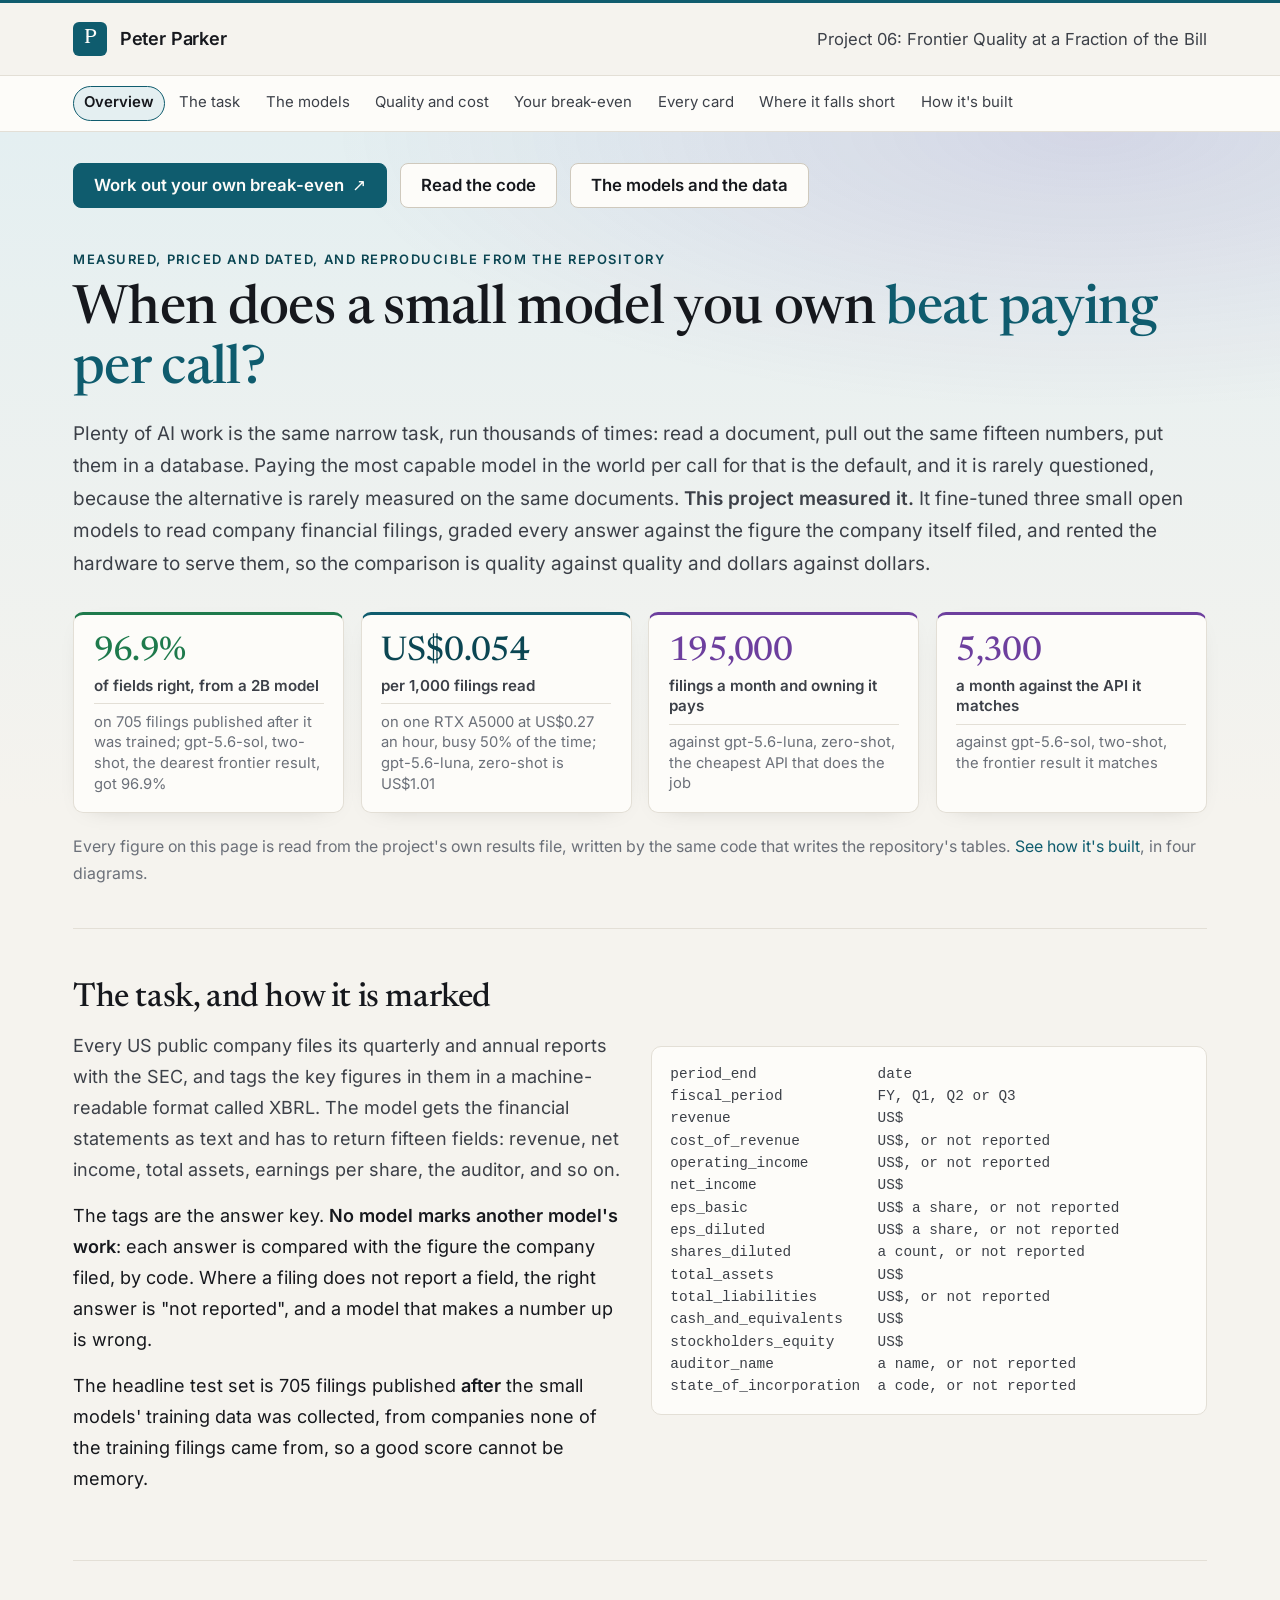
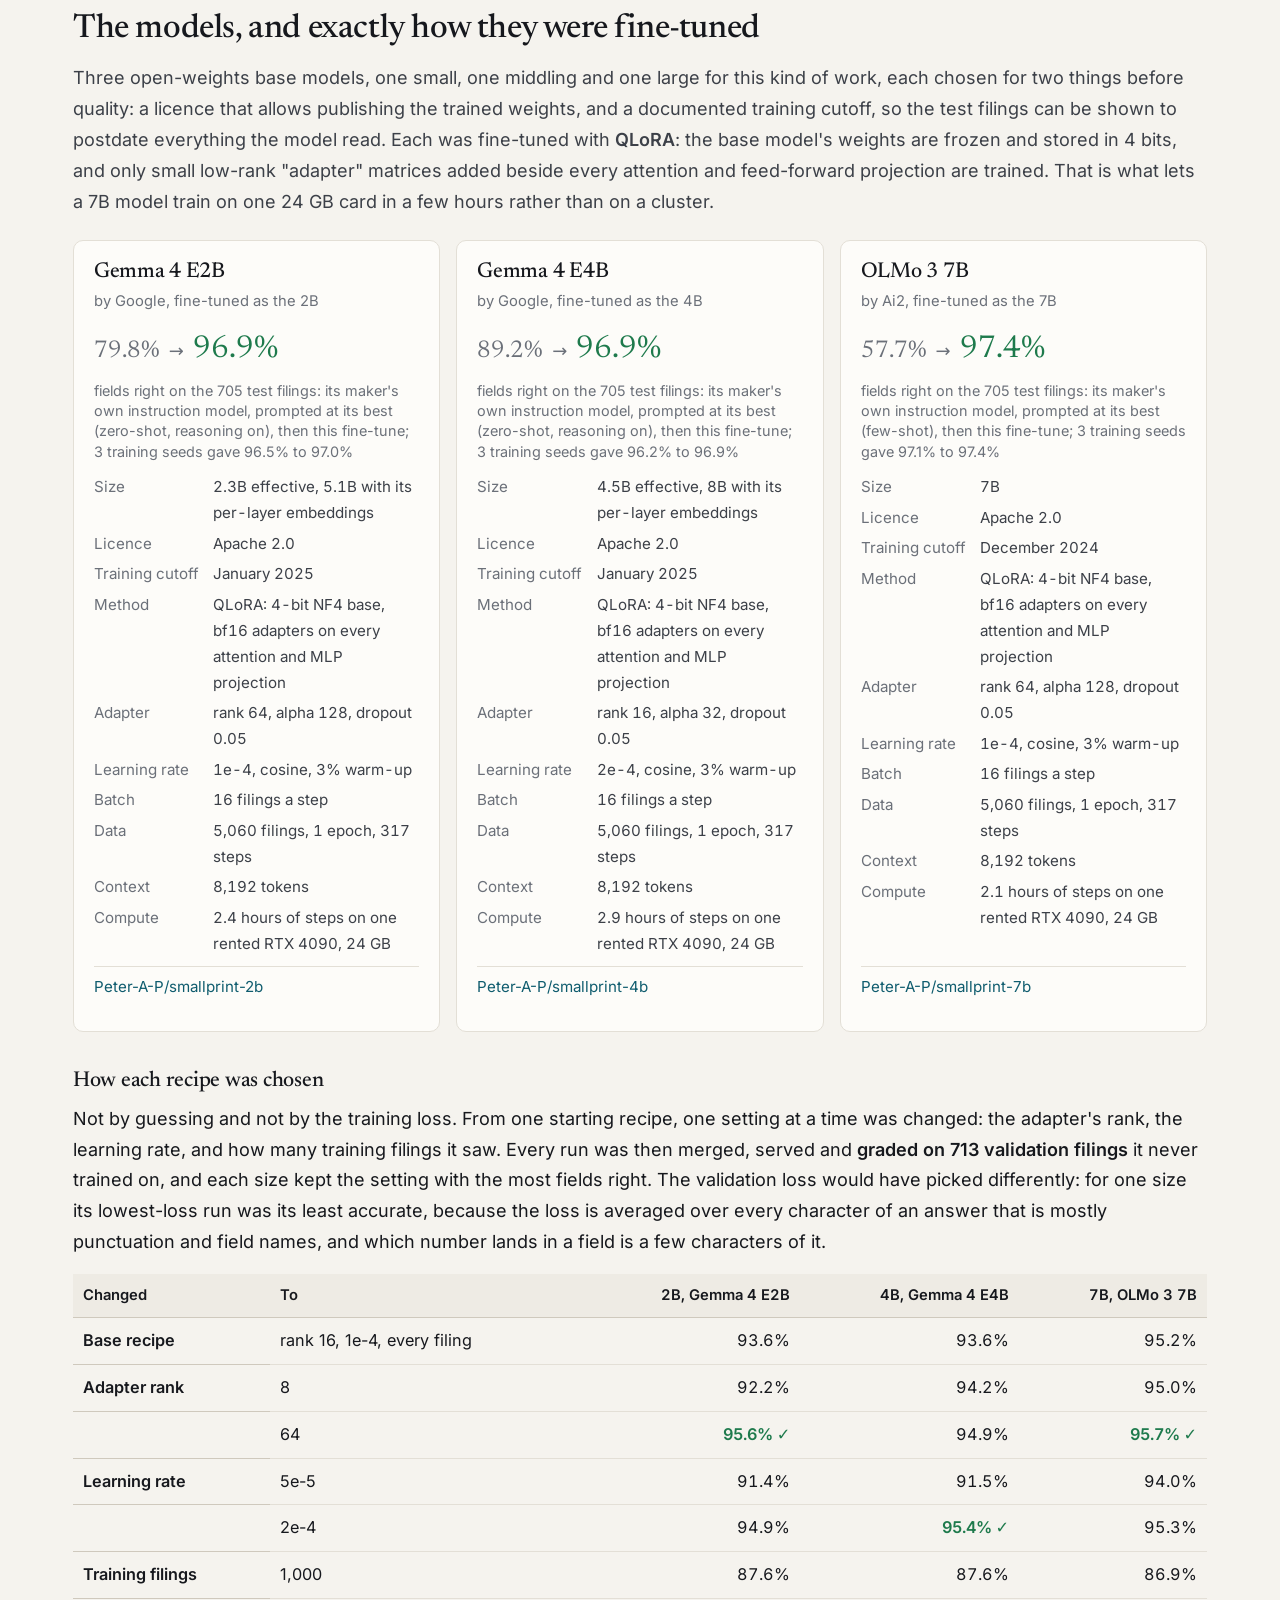
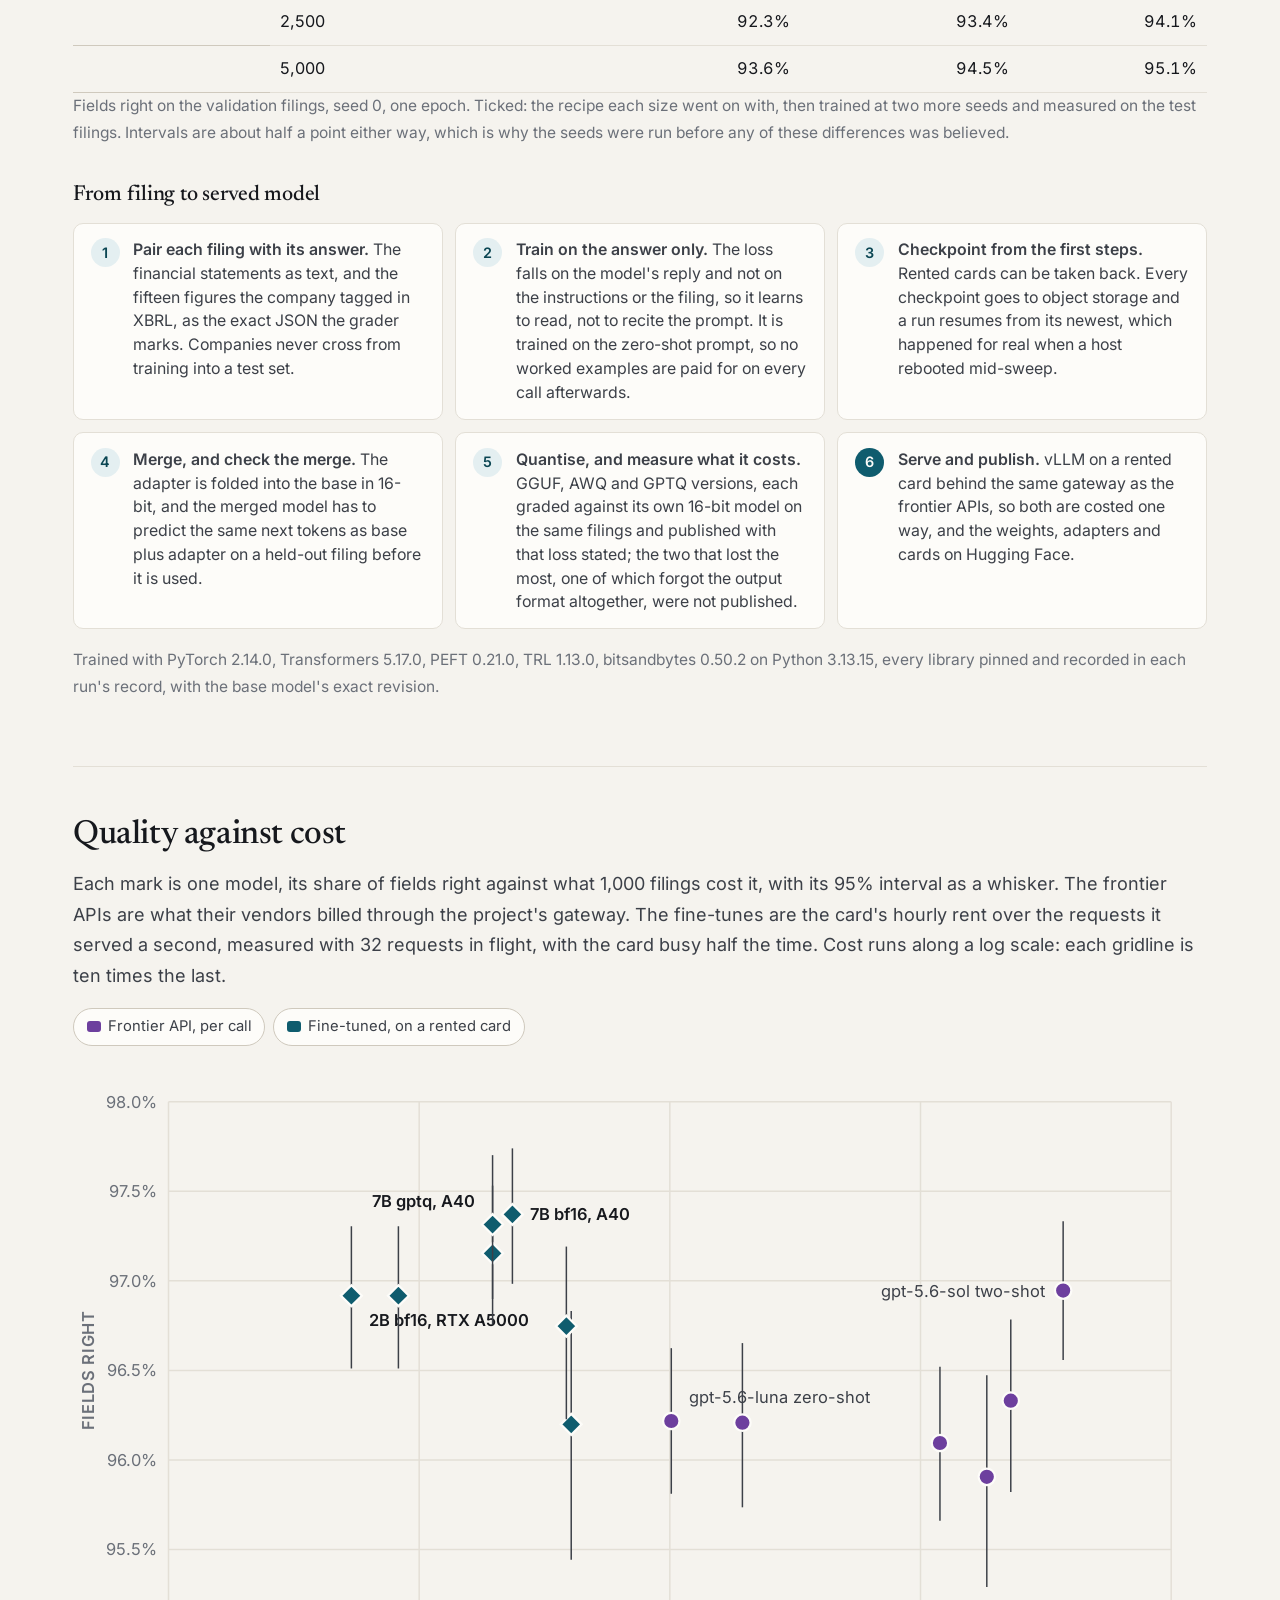
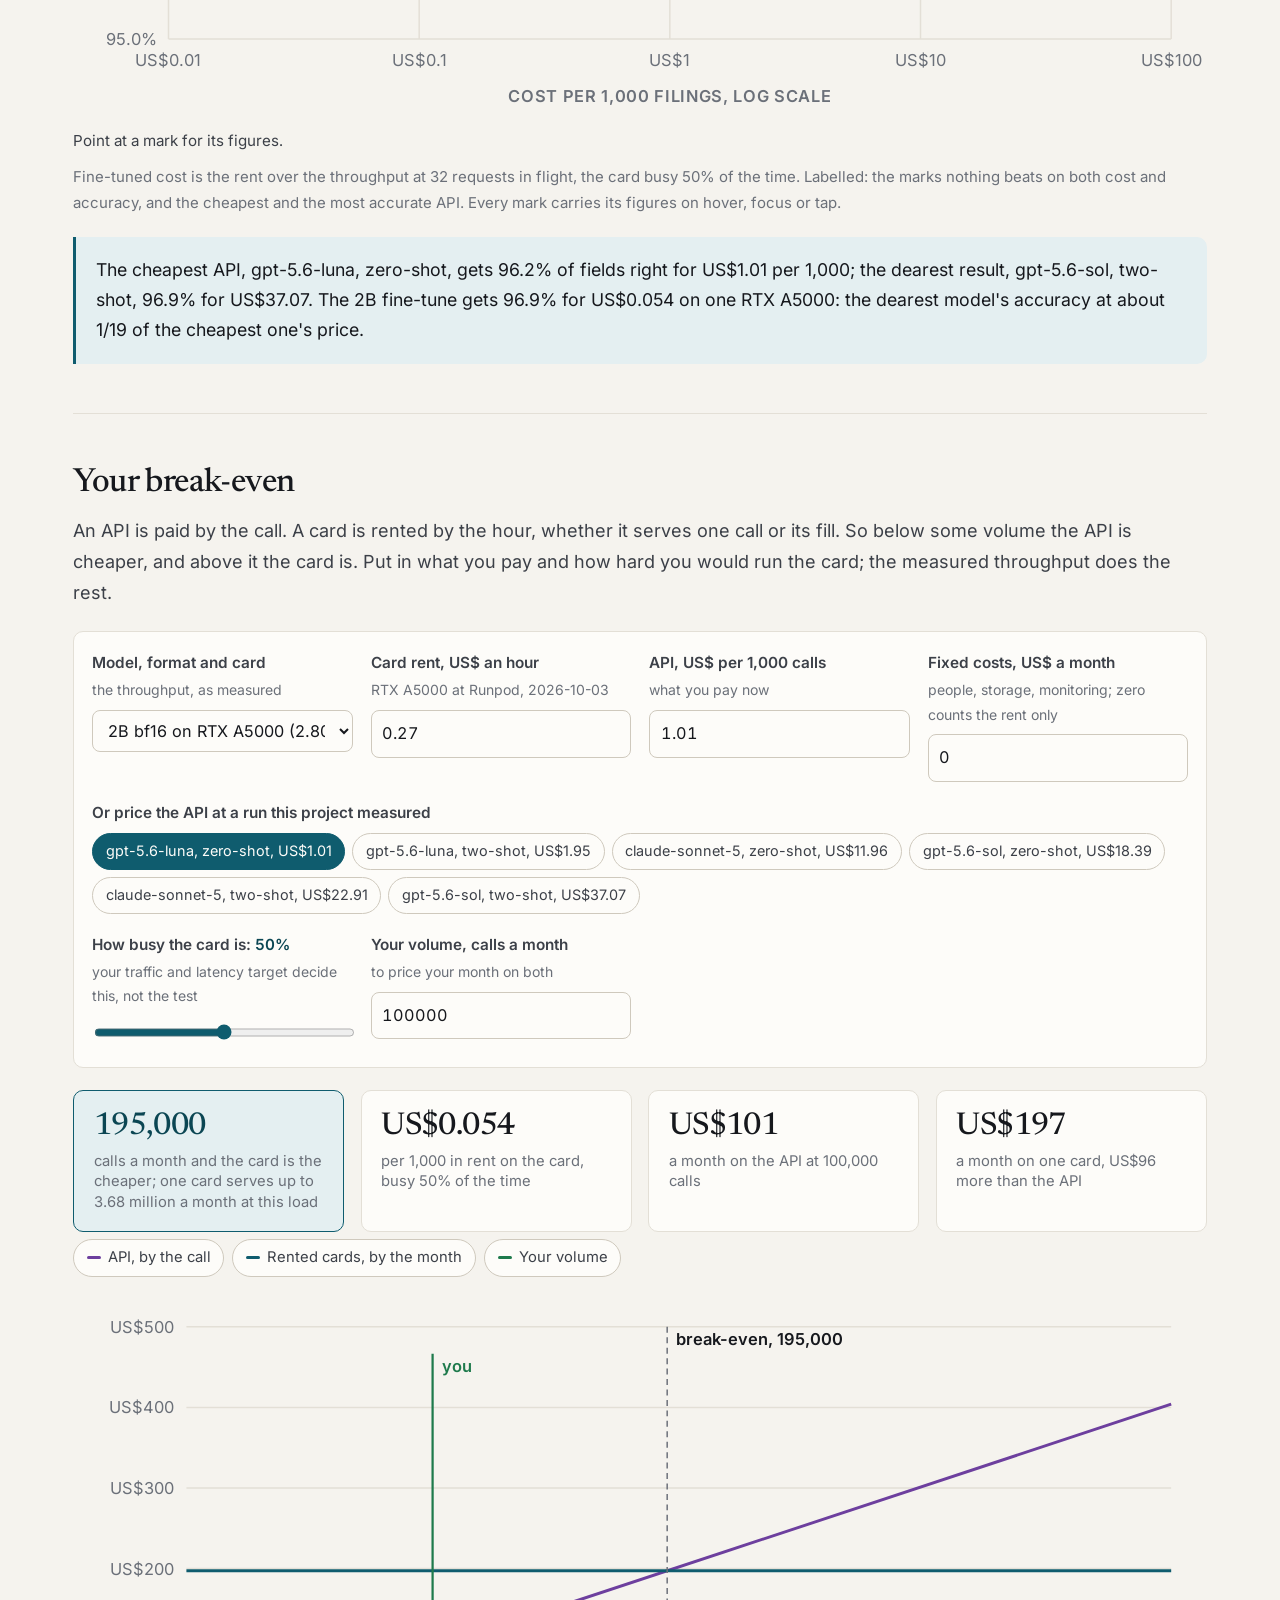
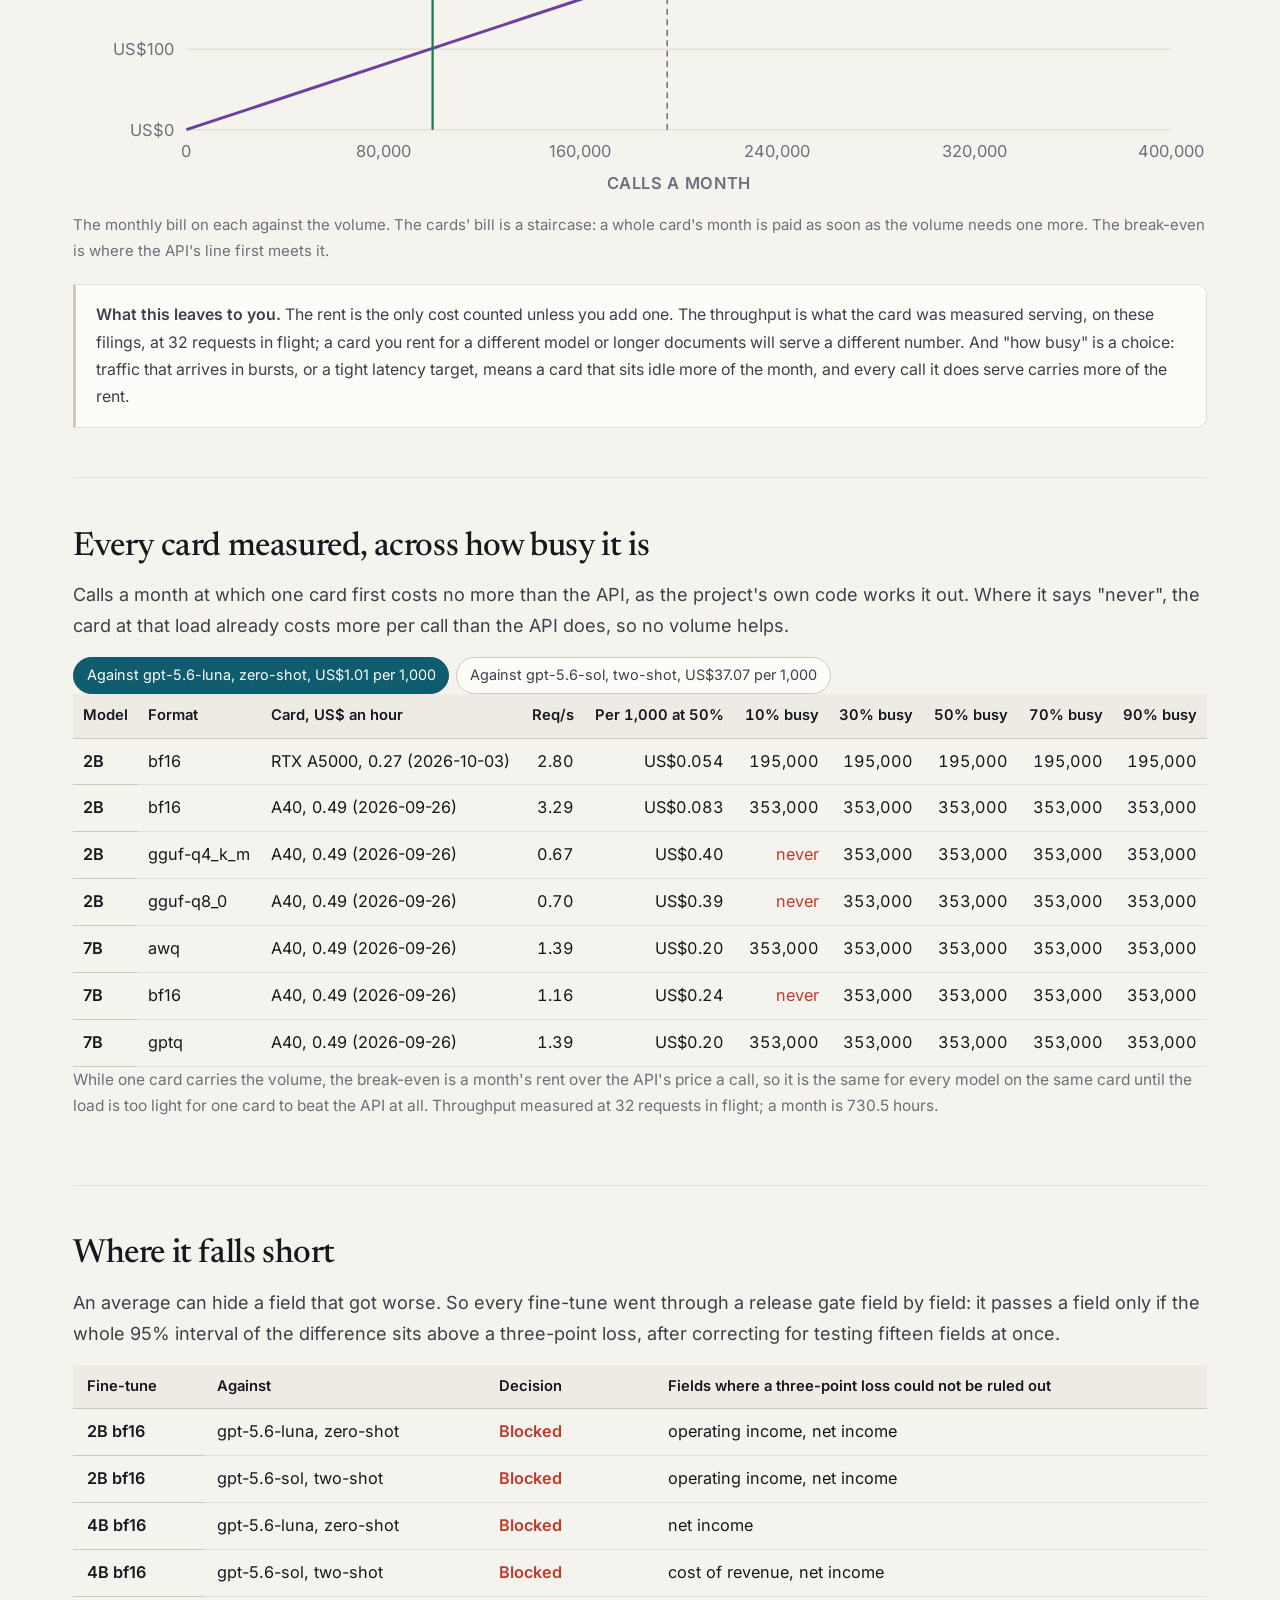
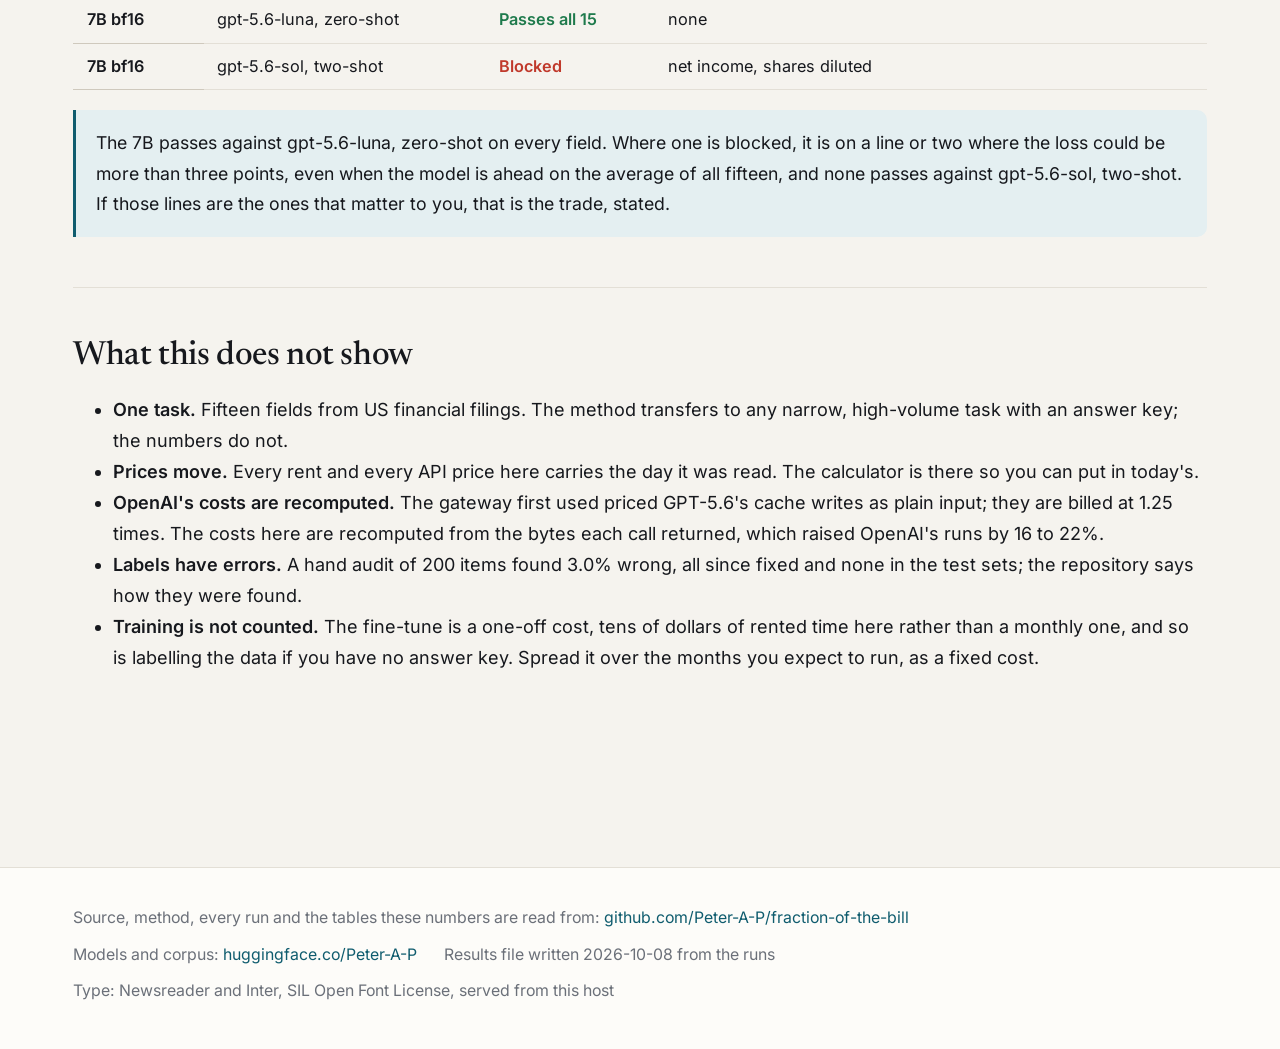
<file: site/index.html>
<!doctype html>
<html lang="en">
<head>
<meta charset="utf-8">
<meta name="viewport" content="width=device-width, initial-scale=1">
<title>Frontier Quality at a Fraction of the Bill: when a small model you own beats paying per call</title>
<meta name="description" content="A 2B model fine-tuned on SEC filings, with the companies' own XBRL facts as the answers, gets as many fields right as the dearest frontier API on filings published after it was trained. Served on one rented card it costs a small fraction per call, and this page works out the monthly volume at which owning it pays, with your own prices.">
<link rel="stylesheet" href="style.css">
</head>
<body>
<header class="top">
  <div class="top-inner">
    <a class="brand" href="https://peterparker.ca"><span class="mono-mark" aria-hidden="true">P</span>Peter Parker</a>
    <p class="top-nav"><a href="https://peterparker.ca/projects/fraction-of-the-bill/">Project 06: Frontier Quality at a Fraction of the Bill</a></p>
  </div>
</header>
<nav class="tabs" aria-label="This site">
  <div class="tabs-inner">
    <a href="index.html" aria-current="page">Overview</a>
    <a href="#task">The task</a>
    <a href="#models">The models</a>
    <a href="#frontier">Quality and cost</a>
    <a href="#calculator">Your break-even</a>
    <a href="#table">Every card</a>
    <a href="#gate">Where it falls short</a>
    <a href="architecture.html">How it's built</a>
  </div>
</nav>
<main>

  <header class="hero">
    <div class="cta">
      <a class="button primary" href="#calculator">Work out your own break-even</a>
      <a class="button" href="https://github.com/Peter-A-P/fraction-of-the-bill">Read the code</a>
      <a class="button" href="https://huggingface.co/Peter-A-P">The models and the data</a>
    </div>

    <p class="eyebrow">Measured, priced and dated, and reproducible from the repository</p>
    <h1>When does a small model you own <span class="hl">beat paying per call?</span></h1>
    <p class="lead">
      Plenty of AI work is the same narrow task, run thousands of times: read a document, pull out
      the same fifteen numbers, put them in a database. Paying the most capable model in the world
      per call for that is the default, and it is rarely questioned, because the alternative is
      rarely measured on the same documents. <strong>This project measured it.</strong> It fine-tuned three
      small open models to read company financial filings, graded every answer against the figure
      the company itself filed, and rented the hardware to serve them, so the comparison is quality
      against quality and dollars against dollars.
    </p>
    <div class="hero-points">
      <div class="point good">
        <span class="point-figure" id="hero-accuracy">-</span>
        <span class="point-unit">of fields right, from a 2B model</span>
        <span class="point-label" id="hero-accuracy-note">on filings published after it was trained</span>
      </div>
      <div class="point">
        <span class="point-figure" id="hero-cost">-</span>
        <span class="point-unit">per 1,000 filings read</span>
        <span class="point-label" id="hero-cost-note">on one rented card</span>
      </div>
      <div class="point violet">
        <span class="point-figure" id="hero-even">-</span>
        <span class="point-unit">filings a month and owning it pays</span>
        <span class="point-label" id="hero-even-note">against the cheapest API that does the job</span>
      </div>
      <div class="point violet">
        <span class="point-figure" id="hero-even-ceiling">-</span>
        <span class="point-unit">a month against the API it matches</span>
        <span class="point-label" id="hero-even-ceiling-note">the most accurate frontier result measured</span>
      </div>
    </div>
    <p class="hero-note" id="hero-note">
      Every figure on this page is read from the project's own results file, written by the same
      code that writes the repository's tables.
      <a href="architecture.html">See how it's built</a>, in four diagrams.
    </p>
    <noscript><p class="noscript">The figures and the calculator on this page need JavaScript. Every number is also in the repository's README, as tables.</p></noscript>
  </header>

  <section class="section" id="task">
    <h2>The task, and how it is marked</h2>
    <div class="two-up">
      <div>
        <p class="section-lead">
          Every US public company files its quarterly and annual reports with the SEC, and tags
          the key figures in them in a machine-readable format called XBRL. The model gets the
          financial statements as text and has to return fifteen fields: revenue, net income,
          total assets, earnings per share, the auditor, and so on.
        </p>
        <p>
          The tags are the answer key. <strong>No model marks another model's work</strong>:
          each answer is compared with the figure the company filed, by code. Where a filing
          does not report a field, the right answer is "not reported", and a model that makes a
          number up is wrong.
        </p>
        <p>
          The headline test set is <span id="task-filings">-</span> filings published
          <strong>after</strong> the small models' training data was collected, from companies
          none of the training filings came from, so a good score cannot be memory.
        </p>
      </div>
      <div>
        <pre class="task-sample" aria-label="The fifteen fields">period_end              date
fiscal_period           FY, Q1, Q2 or Q3
revenue                 US$
cost_of_revenue         US$, or not reported
operating_income        US$, or not reported
net_income              US$
eps_basic               US$ a share, or not reported
eps_diluted             US$ a share, or not reported
shares_diluted          a count, or not reported
total_assets            US$
total_liabilities       US$, or not reported
cash_and_equivalents    US$
stockholders_equity     US$
auditor_name            a name, or not reported
state_of_incorporation  a code, or not reported</pre>
      </div>
    </div>
  </section>

  <section class="section" id="models">
    <h2>The models, and exactly how they were fine-tuned</h2>
    <p class="section-lead">
      Three open-weights base models, one small, one middling and one large for this kind of
      work, each chosen for two things before quality: a licence that allows publishing the
      trained weights, and a documented training cutoff, so the test filings can be shown to
      postdate everything the model read. Each was fine-tuned with <strong>QLoRA</strong>: the
      base model's weights are frozen and stored in 4 bits, and only small low-rank "adapter"
      matrices added beside every attention and feed-forward projection are trained. That is
      what lets a 7B model train on one 24 GB card in a few hours rather than on a cluster.
    </p>
    <div class="recipes" id="recipes"></div>

    <h3 class="subhead">How each recipe was chosen</h3>
    <p>
      Not by guessing and not by the training loss. From one starting recipe, one setting at a
      time was changed: the adapter's rank, the learning rate, and how many training filings
      it saw. Every run was then merged, served and <strong>graded on <span id="sweep-filings">-</span>
      validation filings</strong> it never trained on, and each size kept the setting with the
      most fields right. The validation loss would have picked differently: for one size its
      lowest-loss run was its least accurate, because the loss is averaged over every
      character of an answer that is mostly punctuation and field names, and which number
      lands in a field is a few characters of it.
    </p>
    <div class="table-wrap">
      <table class="tight" id="sweep-table"></table>
    </div>
    <p class="note" id="sweep-note"></p>

    <h3 class="subhead">From filing to served model</h3>
    <ol class="steps">
      <li><span class="step-n">1</span><span><strong>Pair each filing with its answer.</strong> The financial statements as text, and the fifteen figures the company tagged in XBRL, as the exact JSON the grader marks. Companies never cross from training into a test set.</span></li>
      <li><span class="step-n">2</span><span><strong>Train on the answer only.</strong> The loss falls on the model's reply and not on the instructions or the filing, so it learns to read, not to recite the prompt. It is trained on the zero-shot prompt, so no worked examples are paid for on every call afterwards.</span></li>
      <li><span class="step-n">3</span><span><strong>Checkpoint from the first steps.</strong> Rented cards can be taken back. Every checkpoint goes to object storage and a run resumes from its newest, which happened for real when a host rebooted mid-sweep.</span></li>
      <li><span class="step-n">4</span><span><strong>Merge, and check the merge.</strong> The adapter is folded into the base in 16-bit, and the merged model has to predict the same next tokens as base plus adapter on a held-out filing before it is used.</span></li>
      <li><span class="step-n">5</span><span><strong>Quantise, and measure what it costs.</strong> GGUF, AWQ and GPTQ versions, each graded against its own 16-bit model on the same filings and published with that loss stated; the two that lost the most, one of which forgot the output format altogether, were not published.</span></li>
      <li><span class="step-n">6</span><span><strong>Serve and publish.</strong> vLLM on a rented card behind the same gateway as the frontier APIs, so both are costed one way, and the weights, adapters and cards on Hugging Face.</span></li>
    </ol>
    <p class="note" id="stack-note"></p>
  </section>

  <section class="section" id="frontier">
    <h2>Quality against cost</h2>
    <p class="section-lead">
      Each mark is one model, its share of fields right against what 1,000 filings cost it, with
      its 95% interval as a whisker. The frontier APIs are what their vendors billed through the
      project's gateway. The fine-tunes are the card's hourly rent over the requests it served a
      second, measured with <span class="conc">32</span> requests in flight, with the card busy
      <span class="util">half</span> the time. Cost runs along a log scale: each gridline is ten
      times the last.
    </p>
    <div class="legend" aria-hidden="true">
      <span class="legend-item"><span class="swatch solid sw-frontier"></span>Frontier API, per call</span>
      <span class="legend-item"><span class="swatch solid sw-hosted"></span>Fine-tuned, on a rented card</span>
    </div>
    <figure class="chart-figure">
      <div class="chart wide-chart" id="pareto"></div>
      <p class="readout" id="pareto-readout" aria-live="polite">Point at a mark for its figures.</p>
      <figcaption id="pareto-caption"></figcaption>
    </figure>
    <div class="verdict" id="frontier-verdict"></div>
  </section>

  <section class="section" id="calculator">
    <h2>Your break-even</h2>
    <p class="section-lead">
      An API is paid by the call. A card is rented by the hour, whether it serves one call or its
      fill. So below some volume the API is cheaper, and above it the card is. Put in what you pay
      and how hard you would run the card; the measured throughput does the rest.
    </p>
    <div class="controls">
      <div class="control">
        <label for="calc-served">Model, format and card<span class="hint">the throughput, as measured</span></label>
        <select id="calc-served"></select>
      </div>
      <div class="control">
        <label for="calc-rate">Card rent, US$ an hour<span class="hint" id="calc-rate-hint">as rented</span></label>
        <input type="number" id="calc-rate" min="0.01" step="0.01" inputmode="decimal">
      </div>
      <div class="control">
        <label for="calc-api">API, US$ per 1,000 calls<span class="hint" id="calc-api-hint">what you pay now</span></label>
        <input type="number" id="calc-api" min="0.001" step="0.01" inputmode="decimal">
      </div>
      <div class="control">
        <label for="calc-fixed">Fixed costs, US$ a month<span class="hint">people, storage, monitoring; zero counts the rent only</span></label>
        <input type="number" id="calc-fixed" min="0" step="50" value="0" inputmode="decimal">
      </div>
      <div class="control wide">
        <span class="label-text" id="presets-label">Or price the API at a run this project measured</span>
        <div class="button-row" id="calc-api-presets" role="group" aria-labelledby="presets-label"></div>
      </div>
      <div class="control">
        <label for="calc-util">How busy the card is: <output id="calc-util-out" for="calc-util">50%</output><span class="hint">your traffic and latency target decide this, not the test</span></label>
        <input type="range" id="calc-util" min="10" max="90" step="5" value="50">
      </div>
      <div class="control">
        <label for="calc-volume">Your volume, calls a month<span class="hint">to price your month on both</span></label>
        <input type="number" id="calc-volume" min="0" step="10000" value="100000" inputmode="numeric">
      </div>
    </div>

    <div class="answer" aria-live="polite">
      <div class="stat lead-stat"><span class="figure" id="out-even">-</span><span class="caption" id="out-even-note">calls a month and the card is the cheaper</span></div>
      <div class="stat"><span class="figure" id="out-own">-</span><span class="caption" id="out-own-note">per 1,000 on the card, at this load</span></div>
      <div class="stat"><span class="figure" id="out-month-api">-</span><span class="caption" id="out-month-api-note">a month on the API at your volume</span></div>
      <div class="stat"><span class="figure" id="out-month-own">-</span><span class="caption" id="out-month-own-note">a month on cards at your volume</span></div>
    </div>

    <div class="legend" aria-hidden="true">
      <span class="legend-item"><span class="swatch sw-api"></span>API, by the call</span>
      <span class="legend-item"><span class="swatch sw-own"></span>Rented cards, by the month</span>
      <span class="legend-item"><span class="swatch sw-you"></span>Your volume</span>
    </div>
    <figure class="chart-figure">
      <div class="chart" id="month"></div>
      <figcaption>
        The monthly bill on each against the volume. The cards' bill is a staircase: a whole
        card's month is paid as soon as the volume needs one more. The break-even is where the
        API's line first meets it.
      </figcaption>
    </figure>

    <div class="assumption">
      <p>
        <strong>What this leaves to you.</strong> The rent is the only cost counted unless you
        add one. The throughput is what the card was measured serving, on these filings, at 32
        requests in flight; a card you rent for a different model or longer documents will
        serve a different number. And "how busy" is a choice: traffic that arrives in bursts,
        or a tight latency target, means a card that sits idle more of the month, and every
        call it does serve carries more of the rent.
      </p>
    </div>
  </section>

  <section class="section" id="table">
    <h2>Every card measured, across how busy it is</h2>
    <p class="section-lead">
      Calls a month at which one card first costs no more than the API, as the project's own
      code works it out. Where it says "never", the card at that load already costs more per
      call than the API does, so no volume helps.
    </p>
    <div class="button-row" id="table-against" role="group" aria-label="The API to break even against"></div>
    <div class="table-wrap">
      <table class="tight" id="even-table"></table>
    </div>
    <p class="note" id="table-note"></p>
  </section>

  <section class="section" id="gate">
    <h2>Where it falls short</h2>
    <p class="section-lead">
      An average can hide a field that got worse. So every fine-tune went through a release gate
      field by field: it passes a field only if the whole 95% interval of the difference sits
      above a three-point loss, after correcting for testing fifteen fields at once.
    </p>
    <div class="table-wrap">
      <table id="gate-table"></table>
    </div>
    <div class="verdict" id="gate-verdict"></div>
  </section>

  <section class="section" id="honesty">
    <h2>What this does not show</h2>
    <ul>
      <li><strong>One task.</strong> Fifteen fields from US financial filings. The method transfers
        to any narrow, high-volume task with an answer key; the numbers do not.</li>
      <li><strong>Prices move.</strong> Every rent and every API price here carries the day it was
        read. The calculator is there so you can put in today's.</li>
      <li><strong>OpenAI's costs are recomputed.</strong> The gateway first used priced GPT-5.6's
        cache writes as plain input; they are billed at 1.25 times. The costs here are
        recomputed from the bytes each call returned, which raised OpenAI's runs by 16 to 22%.</li>
      <li><strong>Labels have errors.</strong> A hand audit of 200 items found 3.0% wrong, all since
        fixed and none in the test sets; the repository says how they were found.</li>
      <li><strong>Training is not counted.</strong> The fine-tune is a one-off cost, tens of dollars of
        rented time here rather than a monthly one, and so is labelling the data if you have no
        answer key. Spread it over the months you expect to run, as a fixed cost.</li>
    </ul>
  </section>

</main>
<footer class="foot">
  <div class="foot-inner">
    <p>
      Source, method, every run and the tables these numbers are read from:
      <a href="https://github.com/Peter-A-P/fraction-of-the-bill">github.com/Peter-A-P/fraction-of-the-bill</a>
    </p>
    <ul>
      <li>Models and corpus: <a href="https://huggingface.co/Peter-A-P">huggingface.co/Peter-A-P</a></li>
      <li id="foot-written">Results file written from the runs</li>
      <li>Type: Newsreader and Inter, SIL Open Font License, served from this host</li>
    </ul>
  </div>
</footer>
<script src="breakeven.js"></script>
<script src="app.js"></script>
</body>
</html>
</file>
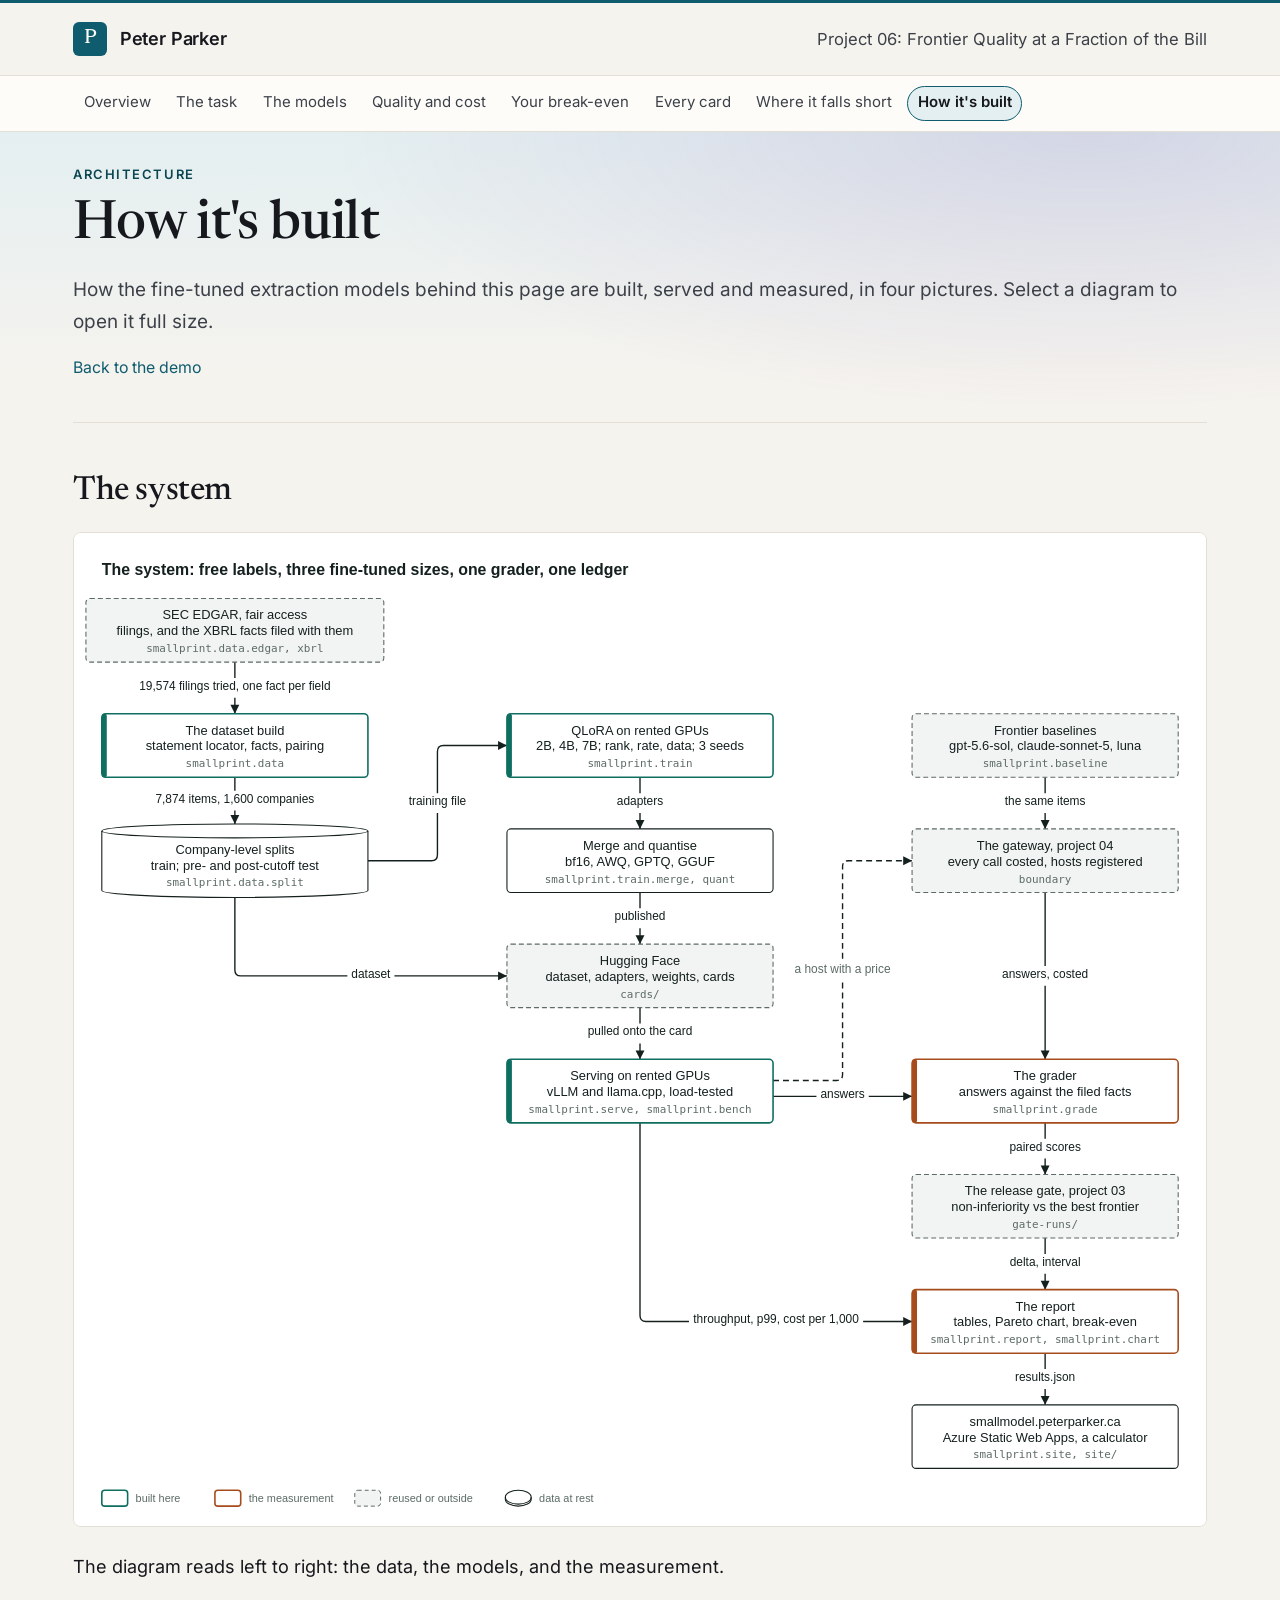
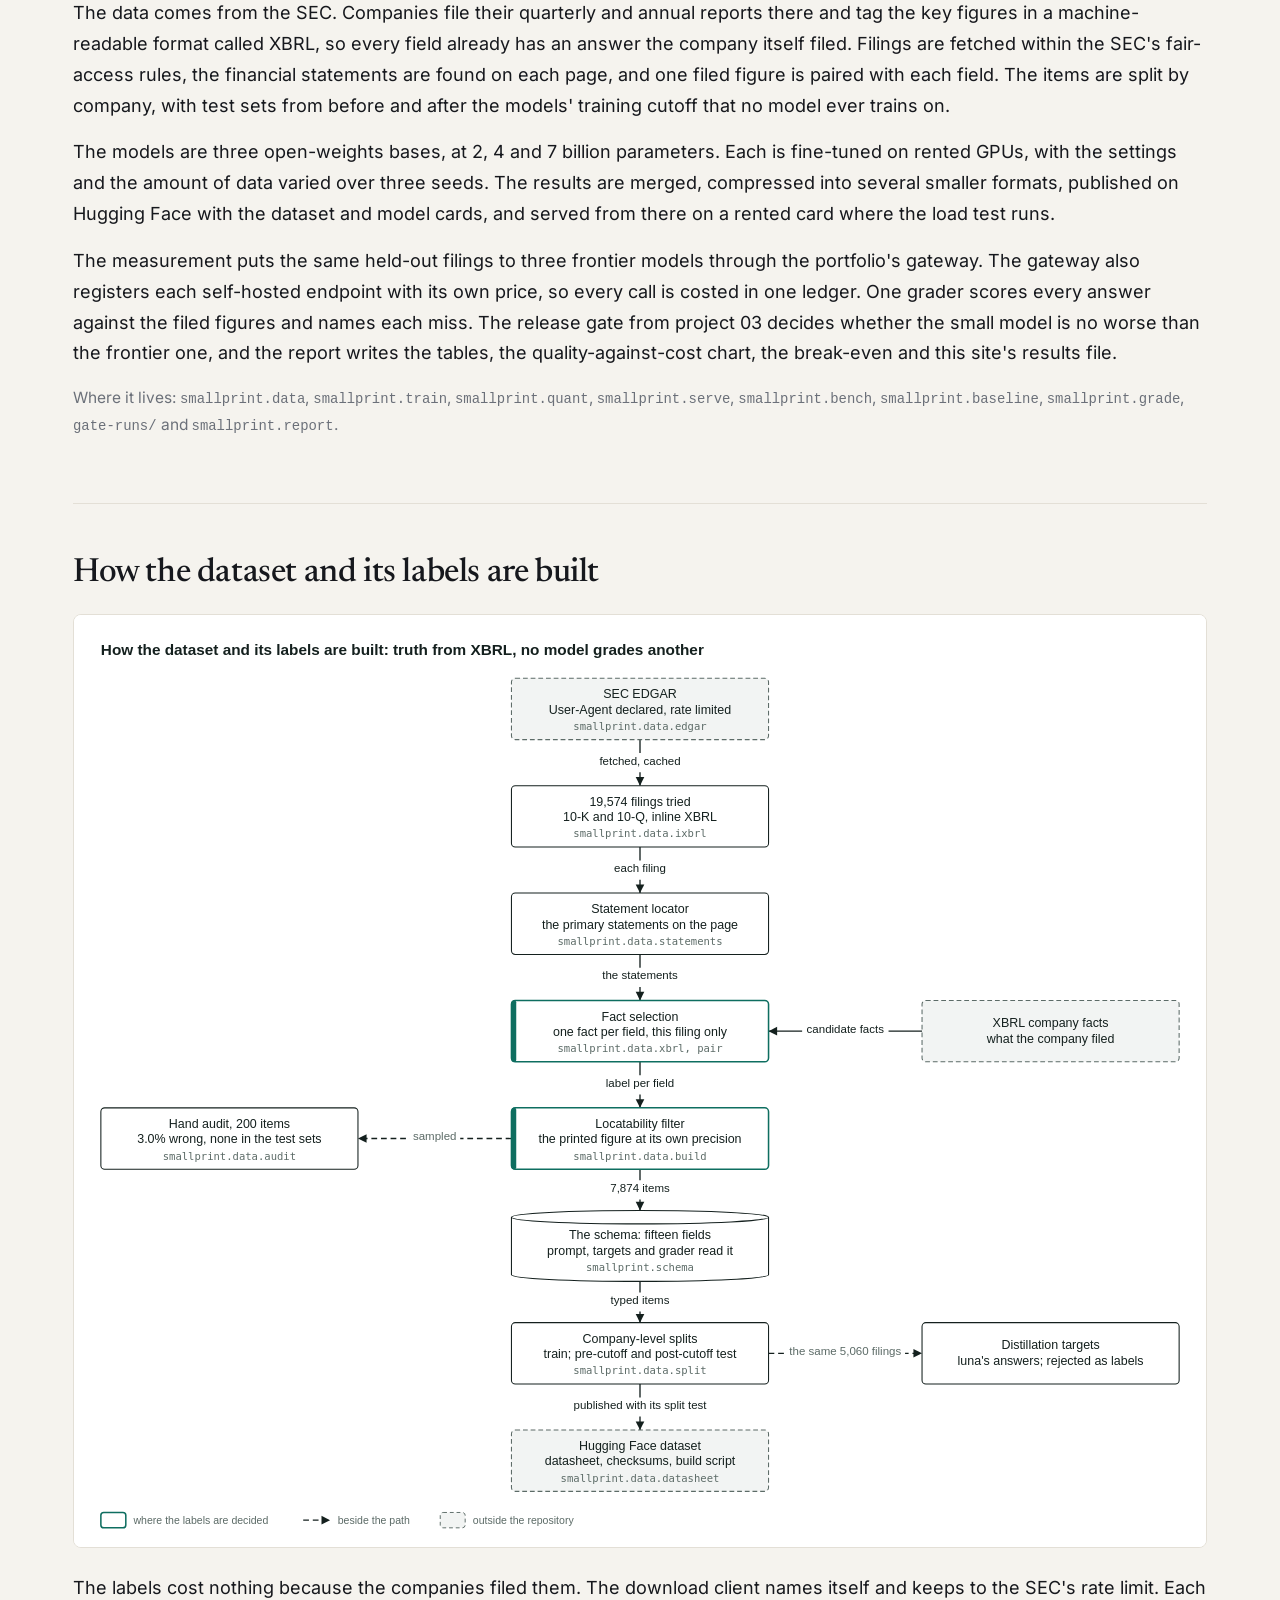
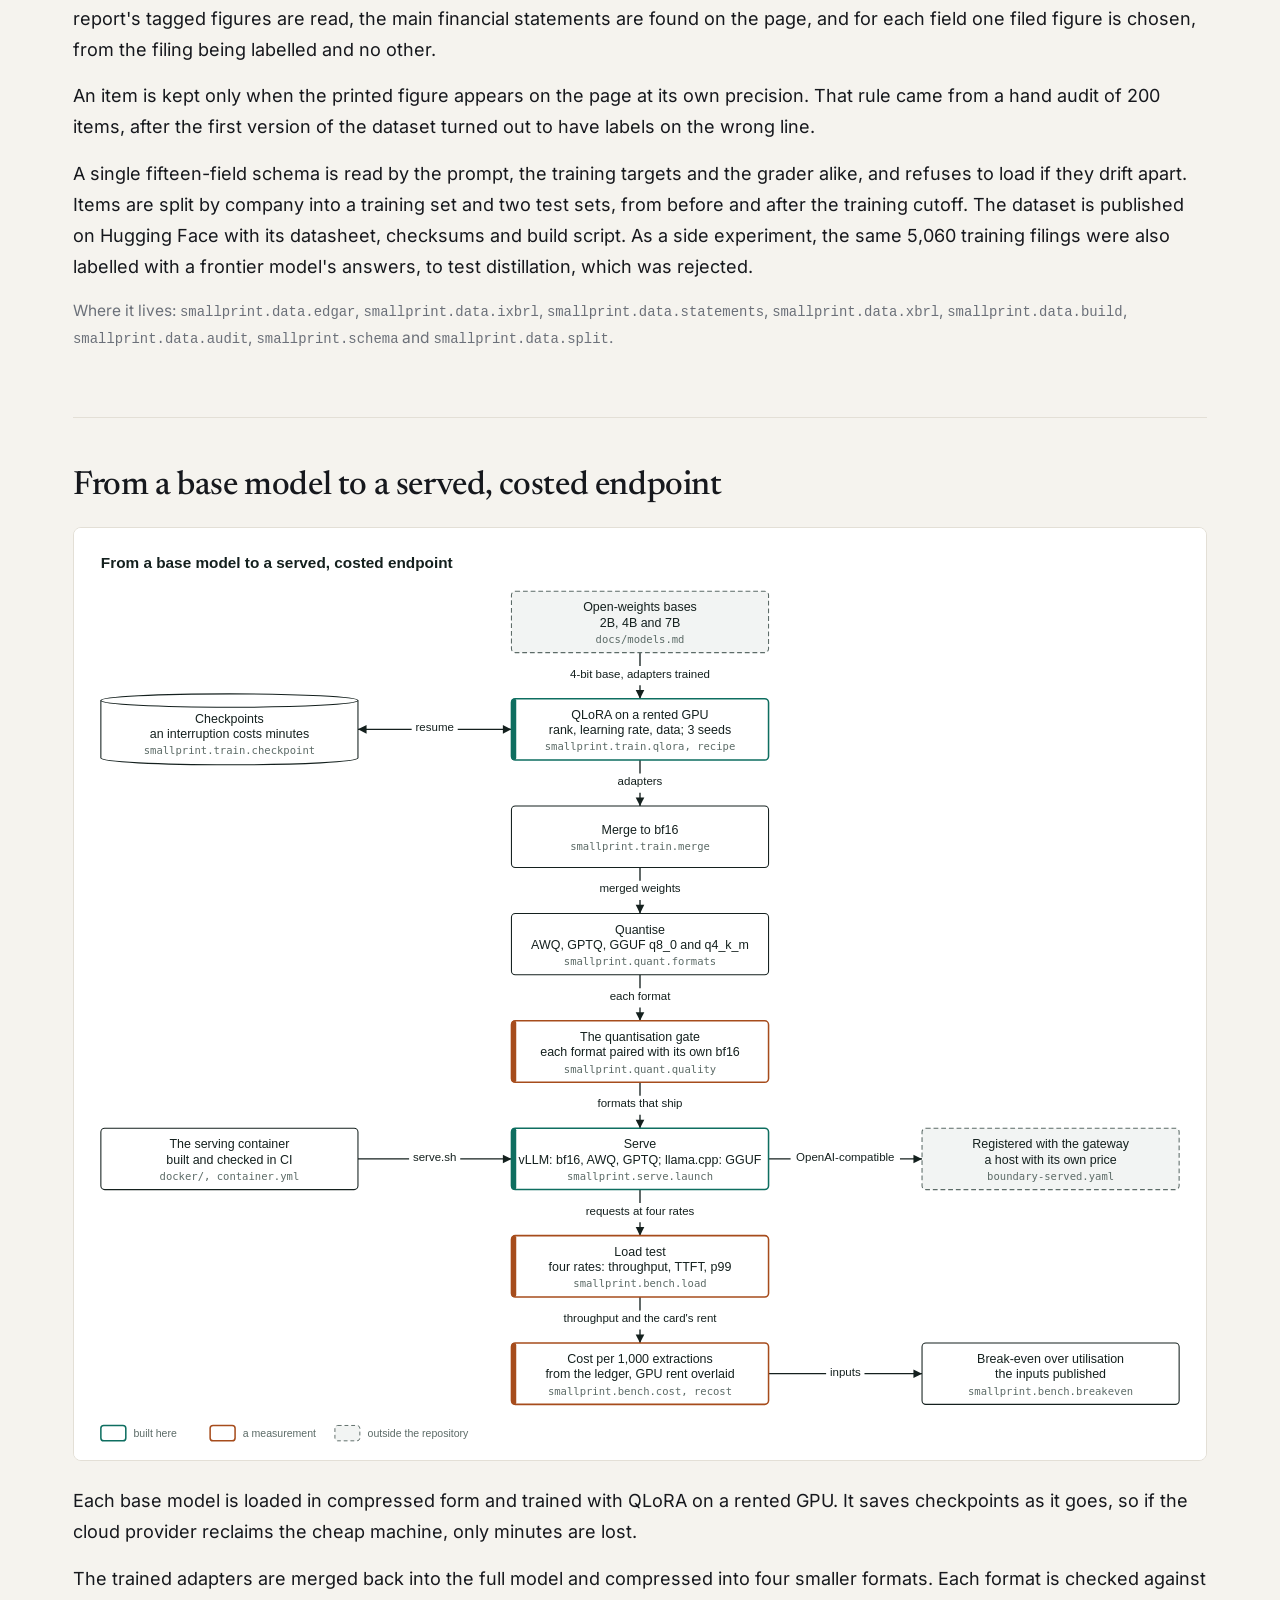
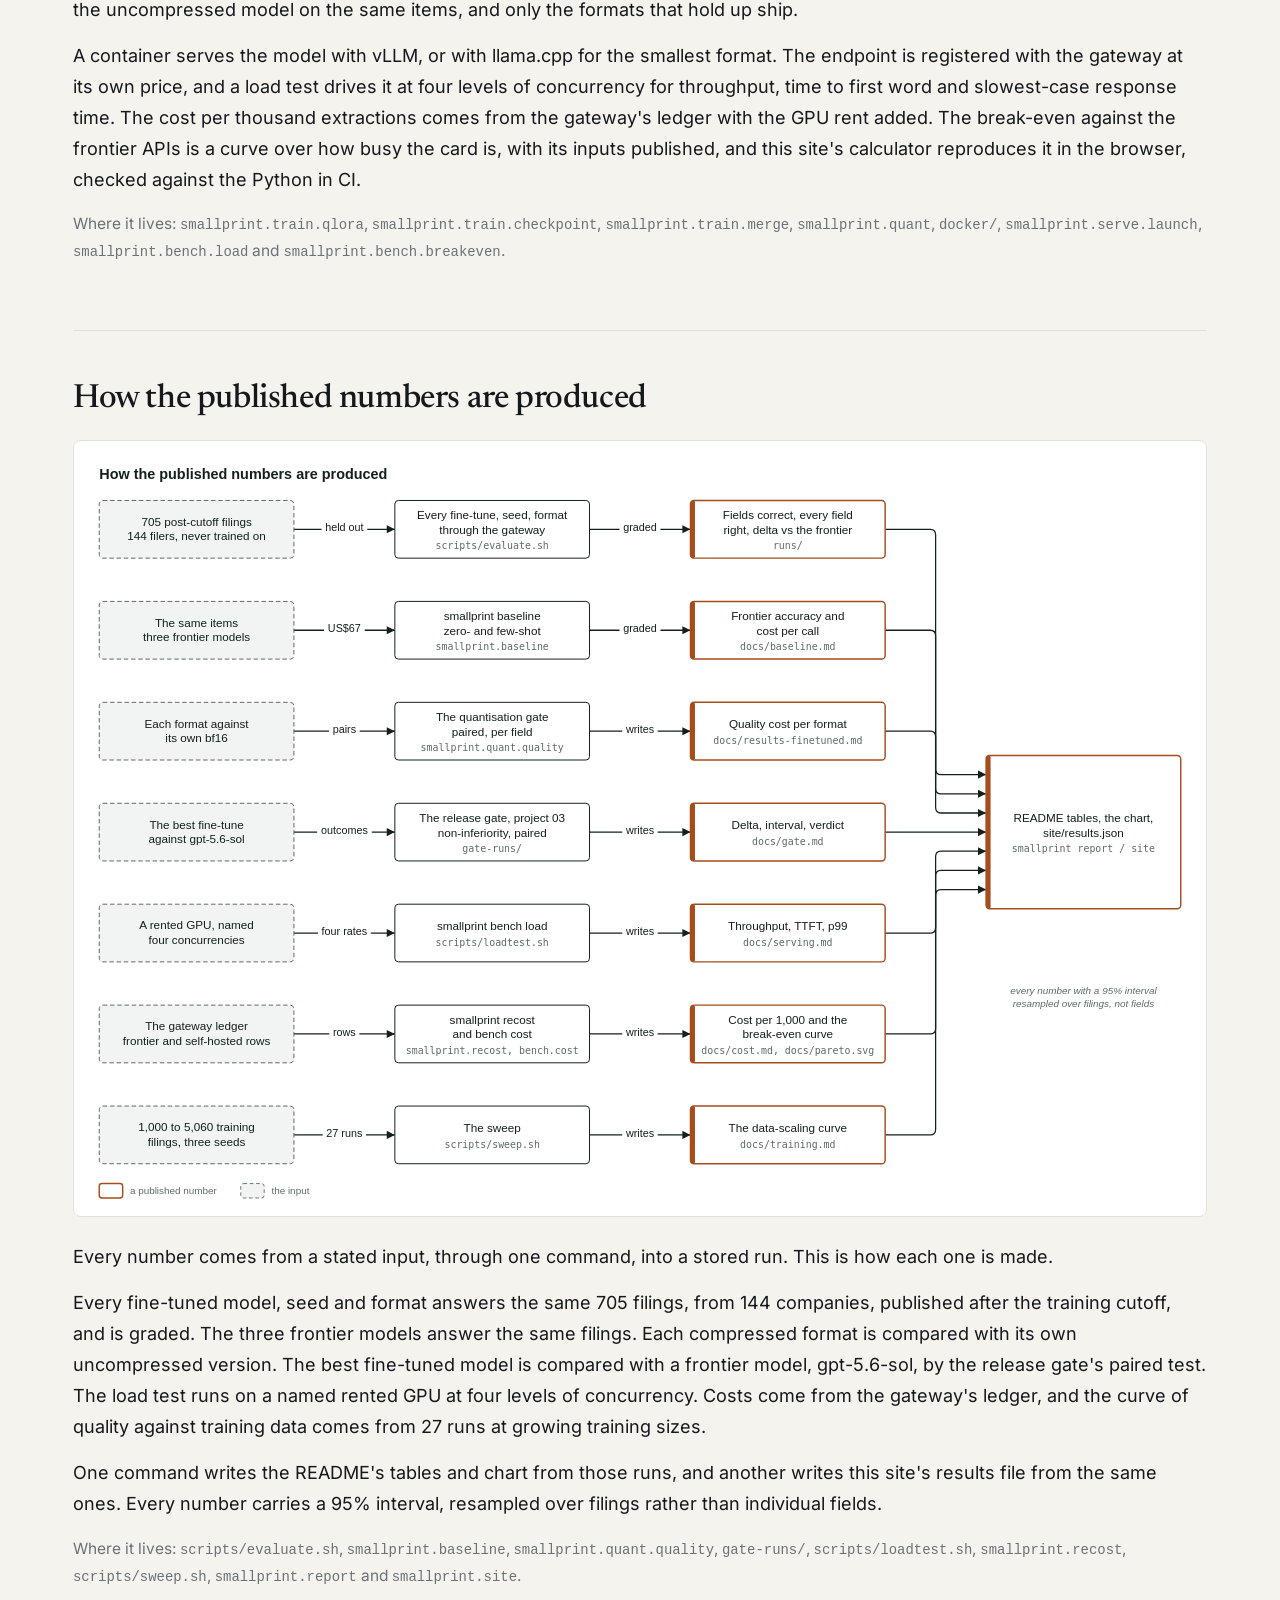
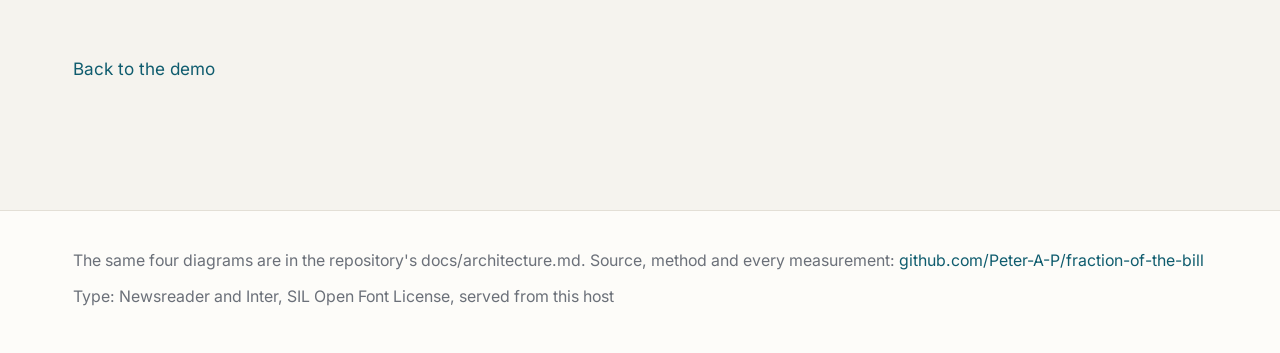
<file: site/architecture.html>
<!doctype html>
<html lang="en">
<head>
<meta charset="utf-8">
<meta name="viewport" content="width=device-width, initial-scale=1">
<title>How it's built: Frontier Quality at a Fraction of the Bill</title>
<meta name="description" content="How the fine-tuned extraction models behind this page are built, served and measured, in four diagrams.">
<link rel="stylesheet" href="style.css">
</head>
<body>
<header class="top">
  <div class="top-inner">
    <a class="brand" href="https://peterparker.ca"><span class="mono-mark" aria-hidden="true">P</span>Peter Parker</a>
    <p class="top-nav"><a href="https://peterparker.ca/projects/fraction-of-the-bill/">Project 06: Frontier Quality at a Fraction of the Bill</a></p>
  </div>
</header>
<nav class="tabs" aria-label="This site">
  <div class="tabs-inner">
    <a href="index.html">Overview</a>
    <a href="index.html#task">The task</a>
    <a href="index.html#models">The models</a>
    <a href="index.html#frontier">Quality and cost</a>
    <a href="index.html#calculator">Your break-even</a>
    <a href="index.html#table">Every card</a>
    <a href="index.html#gate">Where it falls short</a>
    <a href="architecture.html" aria-current="page">How it's built</a>
  </div>
</nav>
<main>

  <header class="hero">
    <p class="eyebrow">Architecture</p>
    <h1>How it's built</h1>
    <p class="lead">
      How the fine-tuned extraction models behind this page are built, served and measured, in four pictures. Select a diagram to open it full size.
    </p>
    <p class="hero-note"><a href="index.html">Back to the demo</a></p>
  </header>

  <section class="section" id="the-system">
    <h2>The system</h2>
    <figure class="arch-figure">
      <a href="architecture/system.svg"><img src="architecture/system.svg" width="1140" height="1000" alt="SEC filings paired with the XBRL facts the companies filed give every field programmatic truth; three open-weights bases are fine-tuned with QLoRA, merged, quantised and served on rented GPUs; the same held-out items go to the frontier models through the gateway, one grader scores everything, the release gate runs the non-inferiority comparison and the report writes the tables, the Pareto chart and the site."></a>
    </figure>
    <div class="prose">
      <p>The diagram reads left to right: the data, the models, and the measurement.</p>
      <p>The data comes from the SEC. Companies file their quarterly and annual reports there and tag the key figures in a machine-readable format called XBRL, so every field already has an answer the company itself filed. Filings are fetched within the SEC's fair-access rules, the financial statements are found on each page, and one filed figure is paired with each field. The items are split by company, with test sets from before and after the models' training cutoff that no model ever trains on.</p>
      <p>The models are three open-weights bases, at 2, 4 and 7 billion parameters. Each is fine-tuned on rented GPUs, with the settings and the amount of data varied over three seeds. The results are merged, compressed into several smaller formats, published on Hugging Face with the dataset and model cards, and served from there on a rented card where the load test runs.</p>
      <p>The measurement puts the same held-out filings to three frontier models through the portfolio's gateway. The gateway also registers each self-hosted endpoint with its own price, so every call is costed in one ledger. One grader scores every answer against the filed figures and names each miss. The release gate from project 03 decides whether the small model is no worse than the frontier one, and the report writes the tables, the quality-against-cost chart, the break-even and this site's results file.</p>
      <p class="where">Where it lives: <code>smallprint.data</code>, <code>smallprint.train</code>, <code>smallprint.quant</code>, <code>smallprint.serve</code>, <code>smallprint.bench</code>, <code>smallprint.baseline</code>, <code>smallprint.grade</code>, <code>gate-runs/</code> and <code>smallprint.report</code>.</p>
    </div>
  </section>

  <section class="section" id="how-the-dataset-and-its-labels-are-built">
    <h2>How the dataset and its labels are built</h2>
    <figure class="arch-figure">
      <a href="architecture/data.svg"><img src="architecture/data.svg" width="1180" height="972" alt="Filings are fetched under the SEC&#x27;s fair-access rules, their primary statements located, one XBRL fact chosen per field from the filing being labelled, kept only when the printed figure is on the page at its own precision, audited by hand, split by company with a post-cutoff test set, and published with a datasheet."></a>
    </figure>
    <div class="prose">
      <p>The labels cost nothing because the companies filed them. The download client names itself and keeps to the SEC's rate limit. Each report's tagged figures are read, the main financial statements are found on the page, and for each field one filed figure is chosen, from the filing being labelled and no other.</p>
      <p>An item is kept only when the printed figure appears on the page at its own precision. That rule came from a hand audit of 200 items, after the first version of the dataset turned out to have labels on the wrong line.</p>
      <p>A single fifteen-field schema is read by the prompt, the training targets and the grader alike, and refuses to load if they drift apart. Items are split by company into a training set and two test sets, from before and after the training cutoff. The dataset is published on Hugging Face with its datasheet, checksums and build script. As a side experiment, the same 5,060 training filings were also labelled with a frontier model's answers, to test distillation, which was rejected.</p>
      <p class="where">Where it lives: <code>smallprint.data.edgar</code>, <code>smallprint.data.ixbrl</code>, <code>smallprint.data.statements</code>, <code>smallprint.data.xbrl</code>, <code>smallprint.data.build</code>, <code>smallprint.data.audit</code>, <code>smallprint.schema</code> and <code>smallprint.data.split</code>.</p>
    </div>
  </section>

  <section class="section" id="from-a-base-model-to-a-served-costed-endpoint">
    <h2>From a base model to a served, costed endpoint</h2>
    <figure class="arch-figure">
      <a href="architecture/train-serve.svg"><img src="architecture/train-serve.svg" width="1180" height="972" alt="Each base is fine-tuned with QLoRA on a rented GPU with checkpoints against spot interruptions, merged to bf16, quantised to each format and gated against its own bf16, served with vLLM or llama.cpp from a container, load-tested at four concurrencies, and registered with the gateway so its cost per call comes from the same ledger as the frontier APIs."></a>
    </figure>
    <div class="prose">
      <p>Each base model is loaded in compressed form and trained with QLoRA on a rented GPU. It saves checkpoints as it goes, so if the cloud provider reclaims the cheap machine, only minutes are lost.</p>
      <p>The trained adapters are merged back into the full model and compressed into four smaller formats. Each format is checked against the uncompressed model on the same items, and only the formats that hold up ship.</p>
      <p>A container serves the model with vLLM, or with llama.cpp for the smallest format. The endpoint is registered with the gateway at its own price, and a load test drives it at four levels of concurrency for throughput, time to first word and slowest-case response time. The cost per thousand extractions comes from the gateway's ledger with the GPU rent added. The break-even against the frontier APIs is a curve over how busy the card is, with its inputs published, and this site's calculator reproduces it in the browser, checked against the Python in CI.</p>
      <p class="where">Where it lives: <code>smallprint.train.qlora</code>, <code>smallprint.train.checkpoint</code>, <code>smallprint.train.merge</code>, <code>smallprint.quant</code>, <code>docker/</code>, <code>smallprint.serve.launch</code>, <code>smallprint.bench.load</code> and <code>smallprint.bench.breakeven</code>.</p>
    </div>
  </section>

  <section class="section" id="how-the-published-numbers-are-produced">
    <h2>How the published numbers are produced</h2>
    <figure class="arch-figure">
      <a href="architecture/measurement.svg"><img src="architecture/measurement.svg" width="1256" height="860" alt="Each table comes from a stated input through one command into a stored run, and smallprint report and smallprint site write the README tables, the Pareto chart and the site&#x27;s results.json from the same runs."></a>
    </figure>
    <div class="prose">
      <p>Every number comes from a stated input, through one command, into a stored run. This is how each one is made.</p>
      <p>Every fine-tuned model, seed and format answers the same 705 filings, from 144 companies, published after the training cutoff, and is graded. The three frontier models answer the same filings. Each compressed format is compared with its own uncompressed version. The best fine-tuned model is compared with a frontier model, gpt-5.6-sol, by the release gate's paired test. The load test runs on a named rented GPU at four levels of concurrency. Costs come from the gateway's ledger, and the curve of quality against training data comes from 27 runs at growing training sizes.</p>
      <p>One command writes the README's tables and chart from those runs, and another writes this site's results file from the same ones. Every number carries a 95% interval, resampled over filings rather than individual fields.</p>
      <p class="where">Where it lives: <code>scripts/evaluate.sh</code>, <code>smallprint.baseline</code>, <code>smallprint.quant.quality</code>, <code>gate-runs/</code>, <code>scripts/loadtest.sh</code>, <code>smallprint.recost</code>, <code>scripts/sweep.sh</code>, <code>smallprint.report</code> and <code>smallprint.site</code>.</p>
    </div>
  </section>

  <p class="arch-back"><a href="index.html">Back to the demo</a></p>
</main>
<footer class="foot">
  <div class="foot-inner">
    <p>
      The same four diagrams are in the repository's docs/architecture.md. Source, method
      and every measurement: <a href="https://github.com/Peter-A-P/fraction-of-the-bill">github.com/Peter-A-P/fraction-of-the-bill</a>
    </p>
    <ul>
      <li>Type: Newsreader and Inter, SIL Open Font License, served from this host</li>
    </ul>
  </div>
</footer>
</body>
</html>
</file>
<file: site/style.css>
/* One stylesheet, no framework, no build step.

   The palette, the type and the 3px rule over the page are peterparker.ca's, shared with the
   other project pages, because this page is part of that site even though a separate host
   serves it. The two fonts are copied into this folder rather than linked: the page makes no
   off-origin request, and a font is a request. Both are SIL Open Font License;
   fonts/LICENSE.txt says where they came from. */

@font-face {
  font-family: "Newsreader";
  font-style: normal;
  font-weight: 200 800;
  font-display: swap;
  src: url(fonts/newsreader-latin.woff2) format("woff2");
}

@font-face {
  font-family: "Inter";
  font-style: normal;
  font-weight: 400 600;
  font-display: swap;
  src: url(fonts/inter-latin.woff2) format("woff2");
}

:root {
  color-scheme: light dark;
  --paper: #f5f3ee;
  --paper-soft: #fdfcf9;
  --ink: #16181d;
  --ink-soft: #3c4048;
  --ink-faint: #6b7079;
  --line: #e3dfd6;
  --line-2: #cfc9bd;
  --line-soft: #eeebe4;
  --accent: #0f5c6e;
  --accent-ink: #0b4653;
  --accent-soft: #e4eff1;
  --warn: #c0392b;
  --good: #1e7a4c;
  --alt: #6d3f9e;
  --shift: rgba(192, 57, 43, 0.09);
  /* An ordered set in one hue, darkest first: the three percentiles. */
  --lv0: #0b4653;
  --lv1: #2f8294;
  --lv2: #7bb3c0;
  --serif: "Newsreader", Georgia, "Times New Roman", serif;
  --sans: "Inter", ui-sans-serif, system-ui, -apple-system, "Segoe UI", Roboto, sans-serif;
  --mono: ui-monospace, "Cascadia Mono", Consolas, "SF Mono", Menlo, monospace;
  --radius: 10px;
  --shadow: 0 6px 24px -18px rgba(0, 0, 0, 0.35);
  --column: 66rem;
}

@media (prefers-color-scheme: dark) {
  :root {
    --paper: #0e1013;
    --paper-soft: #15181d;
    --ink: #ece9e2;
    --ink-soft: #c9c6bf;
    --ink-faint: #969ba5;
    --line: #262a31;
    --line-2: #363b44;
    --line-soft: #1c2026;
    --accent: #7cc7d6;
    --accent-ink: #a9dde7;
    --accent-soft: #14262b;
    --warn: #f0736a;
    --good: #58c286;
    --alt: #b191e0;
    --shift: rgba(240, 115, 106, 0.13);
    --lv0: #cbeaf2;
    --lv1: #7cc7d6;
    --lv2: #3d8ea1;
    --shadow: 0 6px 24px -14px rgba(0, 0, 0, 0.6);
  }
}

* { box-sizing: border-box; }

html { font-size: 18px; -webkit-text-size-adjust: 100%; }

body {
  margin: 0;
  background: var(--paper);
  color: var(--ink);
  font-family: var(--sans);
  font-size: 1rem;
  line-height: 1.72;
  border-top: 3px solid var(--accent);
  font-feature-settings: "cv11", "ss01";
}

main {
  max-width: var(--column);
  margin: 0 auto;
  padding: 0 1.5rem 5rem;
}

h1, h2, h3 {
  font-family: var(--serif);
  font-weight: 500;
  letter-spacing: -0.012em;
}

h1 { font-size: clamp(2.1rem, 4.6vw, 3rem); line-height: 1.1; margin: 0 0 1rem; }
h2 { font-size: clamp(1.55rem, 2.6vw, 2rem); line-height: 1.2; margin: 0 0 0.7rem; }
h3 { font-size: 1.2rem; line-height: 1.25; margin: 0 0 0.45rem; }
p { margin: 0 0 0.85rem; }

a { color: var(--accent); text-decoration: none; text-underline-offset: 0.15em; }
a:hover, a:focus-visible { text-decoration: underline; }
:focus-visible { outline: 2px solid var(--accent); outline-offset: 2px; }

code { font-family: var(--mono); font-size: 0.9em; }

strong { font-weight: 600; }

/* ---------------------------------------------------------------- the way back */

.top { border-bottom: 1px solid var(--line); background: var(--paper); }

.top-inner {
  max-width: var(--column);
  margin: 0 auto;
  padding: 0 1.5rem;
  height: 4rem;
  display: flex;
  align-items: center;
  justify-content: space-between;
  gap: 1rem;
}

.brand {
  display: inline-flex;
  align-items: center;
  gap: 0.7rem;
  color: var(--ink);
  font-weight: 600;
  letter-spacing: -0.01em;
}

.brand:hover { text-decoration: none; color: var(--accent-ink); }

.mono-mark {
  width: 1.9rem;
  height: 1.9rem;
  border-radius: 6px;
  background: var(--accent);
  color: #fdfcf9;
  font-family: var(--serif);
  font-weight: 500;
  font-size: 1.15rem;
  display: inline-flex;
  align-items: center;
  justify-content: center;
}

@media (prefers-color-scheme: dark) { .mono-mark { color: #0e1013; } }

.top-nav { font-size: 0.92rem; color: var(--ink-soft); text-align: right; margin: 0; }
.top-nav a { color: var(--ink-soft); }
.top-nav a:hover { color: var(--accent-ink); }

/* ---------------------------------------------------------------- hero */

.hero { padding: 1.75rem 0 2.25rem; border-bottom: 1px solid var(--line); }

.eyebrow {
  text-transform: uppercase;
  letter-spacing: 0.12em;
  font-size: 0.72rem;
  font-weight: 600;
  color: var(--ink-faint);
  margin: 0 0 0.6rem;
}

.lead { font-size: 1.05rem; color: var(--ink-soft); }

.hero-points {
  display: grid;
  grid-template-columns: repeat(auto-fit, minmax(12rem, 1fr));
  gap: 0.9rem;
  margin: 1.75rem 0 1.1rem;
}

.point {
  background: var(--paper-soft);
  border: 1px solid var(--line);
  border-radius: var(--radius);
  padding: 1rem 1.1rem;
}

.point-figure {
  display: block;
  font-family: var(--serif);
  font-size: 1.9rem;
  font-weight: 500;
  font-variant-numeric: tabular-nums;
  letter-spacing: -0.02em;
  line-height: 1.15;
  color: var(--ink);
}

.point-figure.up { color: var(--good); }
.point-figure.down { color: var(--warn); }

.point-unit {
  display: block;
  margin-top: 0.2rem;
  font-size: 0.84rem;
  font-weight: 600;
  color: var(--ink-soft);
  line-height: 1.35;
}

.point-label {
  display: block;
  margin-top: 0.4rem;
  padding-top: 0.4rem;
  border-top: 1px solid var(--line);
  font-size: 0.82rem;
  color: var(--ink-faint);
  line-height: 1.4;
}

.point-extra {
  display: block;
  margin-top: 0.25rem;
  font-size: 0.8rem;
  color: var(--ink-faint);
  line-height: 1.35;
  font-variant-numeric: tabular-nums;
}

.hero-models {
  position: relative;
  font-size: 0.86rem;
  color: var(--ink-soft);
  margin: 0 0 0.6rem;
}

/* A term that explains itself. The bubble hangs from the paragraph rather than
   from the word, because the paragraph is the one box that is always inside the page: a
   bubble anchored to a name at the end of a line would run off the right edge. It opens on
   focus as well as hover, so a keyboard reaches it and a tap on a phone opens it. */
.term {
  border-bottom: 1px dotted var(--ink-faint);
  cursor: help;
}

.term:hover, .term:focus { color: var(--accent-ink); border-bottom-color: var(--accent); }

.term::after {
  content: attr(data-note);
  position: absolute;
  left: 0;
  top: calc(100% + 0.4rem);
  width: min(32rem, 100%);
  padding: 0.7rem 0.85rem;
  background: var(--paper-soft);
  color: var(--ink-soft);
  border: 1px solid var(--line-2);
  border-radius: var(--radius);
  box-shadow: var(--shadow);
  font-size: 0.84rem;
  font-weight: 400;
  line-height: 1.5;
  z-index: 10;
  pointer-events: none;
  opacity: 0;
  visibility: hidden;
  transition: opacity 0.12s ease;
}

.term:hover::after, .term:focus::after { opacity: 1; visibility: visible; }

/* Read by a screen reader, drawn for nobody: the notes the bubbles show, as descriptions. */
.visually-hidden {
  position: absolute;
  width: 1px;
  height: 1px;
  overflow: hidden;
  clip-path: inset(50%);
  white-space: nowrap;
}

.hero-note { font-size: 0.88rem; color: var(--ink-faint); margin: 0; }

/* ---------------------------------------------------------------- sections */

.section { padding: 2.75rem 0; border-bottom: 1px solid var(--line); }
.section:last-of-type { border-bottom: 0; }
.section-lead { color: var(--ink-soft); }
.note { font-size: 0.86rem; color: var(--ink-faint); }

.warning {
  max-width: var(--column);
  margin: 1.25rem auto;
  padding: 0.9rem 1.1rem;
  border-left: 3px solid var(--warn);
  border-radius: 0 var(--radius) var(--radius) 0;
  background: color-mix(in srgb, var(--warn) 9%, transparent);
}

/* The callout a section's finding goes in, and the one an assumption goes in. Same shape,
   different weight: a finding is the point of the section, an assumption is the fine print
   that stops the finding being overread. */
.verdict {
  margin: 1.1rem 0 0;
  padding: 1rem 1.1rem;
  border-radius: 0 var(--radius) var(--radius) 0;
  background: var(--accent-soft);
  border-left: 3px solid var(--accent);
  font-size: 0.98rem;
}

.verdict p:last-child { margin-bottom: 0; }

.assumption {
  margin: 1.1rem 0 0;
  padding: 0.9rem 1.1rem;
  border: 1px solid var(--line);
  border-left: 3px solid var(--line-2);
  border-radius: 0 var(--radius) var(--radius) 0;
  background: var(--paper-soft);
  font-size: 0.88rem;
  color: var(--ink-soft);
}

.assumption p:last-child { margin-bottom: 0; }

/* ---------------------------------------------------------------- controls */

.controls {
  display: grid;
  grid-template-columns: repeat(auto-fit, minmax(13rem, 1fr));
  gap: 1rem;
  margin: 1.25rem 0;
  padding: 1rem;
  background: var(--paper-soft);
  border: 1px solid var(--line);
  border-radius: var(--radius);
}

.control { display: flex; flex-direction: column; gap: 0.4rem; min-width: 0; }
.control.wide { grid-column: 1 / -1; }

label, .label-text { font-size: 0.85rem; font-weight: 600; color: var(--ink-soft); }

.hint {
  display: block;
  font-weight: 400;
  font-size: 0.78rem;
  color: var(--ink-faint);
  margin-top: 0.1rem;
}

select, input[type="range"] { width: 100%; font: inherit; accent-color: var(--accent); }

select {
  padding: 0.5rem 0.6rem;
  border: 1px solid var(--line-2);
  border-radius: 8px;
  background: var(--paper-soft);
  color: var(--ink);
  font-size: 0.9rem;
}

input[type="range"] { height: 1.6rem; }

output { font-variant-numeric: tabular-nums; color: var(--accent-ink); font-weight: 600; }

/* ---------------------------------------------------------------- charts */

.chart-figure { margin: 1.1rem 0; }
.chart { width: 100%; }
.chart svg { width: 100%; height: auto; display: block; touch-action: pan-y; }

/* A chart whose labels are words rather than ticks cannot be shrunk to a phone's width and
   still be read, so it keeps its size and scrolls sideways instead. */
.wide-chart { overflow-x: auto; -webkit-overflow-scrolling: touch; }
.wide-chart svg { min-width: 40rem; }

figcaption { font-size: 0.83rem; color: var(--ink-faint); margin-top: 0.5rem; }

.gridline { stroke: var(--line); stroke-width: 1; }
.axis-line { stroke: var(--line-2); stroke-width: 1; }
.tick { fill: var(--ink-faint); font-size: 11px; }
.axis-title { fill: var(--ink-faint); font-size: 11px; font-weight: 600; letter-spacing: 0.04em; text-transform: uppercase; }
.series { fill: none; stroke-linejoin: round; stroke-linecap: round; stroke-width: 1.5; }
.band { fill: var(--accent); stroke: none; }

/* Series colours and their swatches, set here rather than on the element so that both
   follow the palette into dark mode. */
.m0 { stroke: var(--accent); }
.m1 { stroke: var(--warn); }
.m2 { stroke: var(--alt); }
.sw0 { background: var(--accent); }
.sw1 { background: var(--warn); }
.sw2 { background: var(--alt); }
.sw-ink { background: var(--ink); }
.sw-accent { background: var(--accent); }
.sw-band { background: var(--accent); }
.sw-warn { background: var(--warn); color: var(--warn); }
.sw-faint { background: var(--ink-faint); color: var(--ink-faint); }
.nominal { stroke: var(--ink-faint); stroke-width: 1; stroke-dasharray: 5 4; fill: none; }
.actual-line { fill: none; stroke: var(--ink); stroke-width: 1.5; stroke-linejoin: round; }
.median { fill: none; stroke: var(--accent); stroke-width: 1.75; stroke-linejoin: round; }
/* Thinner lines, for a view with many points in the same width. */
.actual-line.thin, .median.thin { stroke-width: 0.8; }

.service { fill: none; stroke: var(--warn); stroke-width: 1.5; stroke-dasharray: 6 4; }
.shift-span { fill: var(--shift); }
.shift-label { fill: var(--ink-faint); font-size: 10.5px; letter-spacing: 0.06em; text-transform: uppercase; }
.cursor { stroke: var(--ink-faint); stroke-width: 1; stroke-dasharray: 3 3; }
.dot { stroke: var(--paper-soft); stroke-width: 1.5; fill: var(--ink); }
.dot.median { fill: var(--accent); }
.dot.m0 { fill: var(--accent); }
.dot.m1 { fill: var(--warn); }
.dot.m2 { fill: var(--alt); }
.catcher { cursor: crosshair; }

/* A bar is a length, so it gets a fill and no outline; its interval is a hairline in ink,
   because it is not another series. */
.bar { stroke: none; }
.bar.lv0 { fill: var(--lv0); }
.bar.lv1 { fill: var(--lv1); }
.bar.lv2 { fill: var(--lv2); }
.bar.own { fill-opacity: 0.7; stroke: var(--ink-faint); stroke-width: 1; stroke-dasharray: 3 2; }
.sw-lv0 { background: var(--lv0); }
.sw-lv1 { background: var(--lv1); }
.sw-lv2 { background: var(--lv2); }
.whisker { stroke: var(--ink-soft); stroke-width: 1; }
.zero { stroke: var(--ink-faint); stroke-width: 1.25; }
.zero-label { fill: var(--ink-faint); font-size: 10.5px; }
.bar-value { fill: var(--ink-soft); font-size: 11px; font-variant-numeric: tabular-nums; }
.row-label { fill: var(--ink); font-size: 12px; font-weight: 600; }
.row-note { fill: var(--ink-faint); font-size: 10.5px; }
.divider { stroke: var(--line-2); stroke-width: 1; stroke-dasharray: 4 3; }
.divider-label { fill: var(--ink-faint); font-size: 10.5px; letter-spacing: 0.04em; text-transform: uppercase; }

.legend { display: flex; flex-wrap: wrap; gap: 0.45rem; margin: 0.25rem 0 0.5rem; }

.legend-item {
  display: inline-flex;
  align-items: center;
  gap: 0.4rem;
  font-size: 0.82rem;
  padding: 0.3rem 0.7rem;
  border: 1px solid var(--line-2);
  border-radius: 999px;
  background: var(--paper-soft);
  color: var(--ink-soft);
}

.swatch { width: 14px; height: 3px; border-radius: 2px; display: inline-block; flex: none; }
.swatch.dashed { background: repeating-linear-gradient(90deg, currentColor 0 4px, transparent 4px 7px); }
.swatch.block { height: 11px; border-radius: 3px; opacity: 0.3; }
/* A bar's swatch is the bar's colour at full strength: it names a series, not a band. */
.swatch.solid { height: 11px; border-radius: 3px; }

/* The hover readout. One row per series, values right-aligned so they line up as a column. */
.readout {
  min-height: 1.6rem;
  margin: 0.3rem 0 0;
  font-size: 0.84rem;
  color: var(--ink-soft);
  font-variant-numeric: tabular-nums;
}

.readout .when { font-weight: 600; color: var(--ink); margin-right: 0.6rem; }
.readout .pair { margin-right: 0.9rem; white-space: nowrap; }
.readout .key { color: var(--ink-faint); }

/* ---------------------------------------------------------------- tables */

.table-wrap { overflow-x: auto; -webkit-overflow-scrolling: touch; }

table { width: 100%; border-collapse: collapse; font-size: 0.9rem; }

th, td {
  text-align: left;
  padding: 0.5rem 0.75rem;
  border-bottom: 1px solid var(--line);
  white-space: nowrap;
}

th {
  font-weight: 600;
  color: var(--ink);
  font-size: 0.82rem;
  background: var(--line-soft);
  border-bottom-color: var(--line-2);
  vertical-align: bottom;
}

tbody th { background: transparent; font-size: 0.9rem; }
/* A long row label is the one cell allowed to wrap, so that it does not push the whole
   table out of its column. */
tbody th.wrap { white-space: normal; max-width: 14rem; }

td.num, th.num { text-align: right; font-variant-numeric: tabular-nums; }

/* Narrower gutters for a table that only just fits the column. */
.tight th, .tight td { padding-left: 0.55rem; padding-right: 0.55rem; }

caption { caption-side: bottom; text-align: left; color: var(--ink-faint); font-size: 0.83rem; padding-top: 0.6rem; }

tbody tr.reference { background: var(--accent-soft); }

.interval { color: var(--ink-faint); font-size: 0.82em; }

.better { color: var(--good); font-weight: 600; }
.worse { color: var(--warn); font-weight: 600; }

/* ---------------------------------------------------------------- headline stats */

.headline {
  display: grid;
  grid-template-columns: repeat(auto-fit, minmax(11rem, 1fr));
  gap: 0.9rem;
  margin: 1.25rem 0;
}

.stat {
  background: var(--paper-soft);
  border: 1px solid var(--line);
  border-radius: var(--radius);
  padding: 1rem 1.1rem;
}

.figure {
  display: block;
  font-family: var(--serif);
  font-size: 1.75rem;
  font-weight: 500;
  font-variant-numeric: tabular-nums;
  letter-spacing: -0.02em;
  line-height: 1.15;
}

.stat.up .figure { color: var(--good); }
.stat.down .figure { color: var(--warn); }

.caption { display: block; margin-top: 0.3rem; font-size: 0.82rem; color: var(--ink-faint); line-height: 1.4; }

.range { display: block; font-size: 0.78rem; color: var(--ink-faint); font-variant-numeric: tabular-nums; }

/* ---------------------------------------------------------------- disclosure */

.disclose {
  border: 1px solid var(--line);
  border-radius: var(--radius);
  padding: 0 1.1rem;
  margin: 1.1rem 0;
  background: var(--paper-soft);
}

.disclose summary {
  display: flex;
  align-items: baseline;
  gap: 0.6rem;
  cursor: pointer;
  padding: 0.8rem 0 0.8rem 0.25rem;
  font-weight: 600;
  font-size: 0.94rem;
  list-style: none;
}

.disclose summary::-webkit-details-marker { display: none; }

.disclose summary::before {
  content: "\203A";
  flex: none;
  width: 0.6em;
  text-align: center;
  font-size: 1.2em;
  line-height: 1;
  color: var(--ink-faint);
  transform: rotate(90deg);
  transition: transform 0.12s ease;
}

.disclose[open] summary::before { transform: rotate(270deg); }
.disclose summary:hover { color: var(--accent-ink); }
.disclose[open] summary { border-bottom: 1px solid var(--line); margin-bottom: 0.75rem; }
.disclose > *:last-child { margin-bottom: 0.85rem; }

@media (prefers-reduced-motion: reduce) {
  .disclose summary::before { transition: none; }
  .term::after { transition: none; }
}

/* ---------------------------------------------------------------- footer */

.foot {
  border-top: 1px solid var(--line);
  background: var(--paper-soft);
  margin-top: 2rem;
}

.foot-inner {
  max-width: var(--column);
  margin: 0 auto;
  padding: 2rem 1.5rem 2.5rem;
  font-size: 0.88rem;
  color: var(--ink-faint);
}

.foot-inner p { margin: 0 0 0.5rem; }

.foot-inner ul { list-style: none; margin: 0; padding: 0; display: flex; flex-wrap: wrap; gap: 0.5rem 1.5rem; }

@media (max-width: 34rem) {
  html { font-size: 17px; }
  main { padding: 0 1rem 3rem; }
  .top-inner { padding: 0 1rem; height: auto; min-height: 4rem; flex-wrap: wrap; gap: 0.25rem 1rem; padding-top: 0.6rem; padding-bottom: 0.6rem; }
  .top-nav { text-align: left; }
  .controls { padding: 0.85rem; }
  .foot-inner { padding: 1.5rem 1rem 2rem; }
}

.cta {
  display: flex;
  flex-wrap: wrap;
  align-items: center;
  gap: 0.6rem 0.75rem;
  margin: 0 0 2.25rem;
}

.button {
  display: inline-flex;
  align-items: center;
  gap: 0.45rem;
  padding: 0.62rem 1.1rem;
  border: 1px solid var(--line-2);
  border-radius: 8px;
  background: var(--paper-soft);
  color: var(--ink);
  font-weight: 600;
  font-size: 0.93rem;
  line-height: 1.2;
}

.button:hover, .button:focus-visible { text-decoration: none; border-color: var(--accent); color: var(--accent-ink); }

.button.primary { background: var(--accent); border-color: var(--accent); color: #fdfcf9; }
.button.primary::after { content: "\2197"; font-weight: 400; }
.button.primary:hover, .button.primary:focus-visible { background: var(--accent-ink); border-color: var(--accent-ink); color: #fdfcf9; }

@media (prefers-color-scheme: dark) {
  .button.primary, .button.primary:hover, .button.primary:focus-visible { color: #0e1013; }
}

.cta-note { font-size: 0.84rem; color: var(--ink-faint); }

/* ---------------------------------------------------------------- this page's own */

.subhead { margin-top: 2rem; }

input[type="number"] {
  width: 100%;
  font: inherit;
  font-size: 0.9rem;
  font-variant-numeric: tabular-nums;
  padding: 0.5rem 0.6rem;
  border: 1px solid var(--line-2);
  border-radius: 8px;
  background: var(--paper-soft);
  color: var(--ink);
}

input[type="number"]:focus-visible, select:focus-visible { outline: 2px solid var(--accent); outline-offset: 1px; }

/* The calculator: the inputs, then what they come to, then the month drawn. */
.answer {
  display: grid;
  grid-template-columns: repeat(auto-fit, minmax(12rem, 1fr));
  gap: 0.9rem;
  margin: 1.1rem 0 0.4rem;
}

.answer .stat.lead-stat { border-color: var(--accent); background: var(--accent-soft); }
.answer .stat.lead-stat .figure { color: var(--accent-ink); }
.answer .figure.never { color: var(--warn); }

.button-row { display: flex; flex-wrap: wrap; gap: 0.4rem; }

.chip {
  font: inherit;
  font-size: 0.8rem;
  padding: 0.28rem 0.7rem;
  border: 1px solid var(--line-2);
  border-radius: 999px;
  background: var(--paper-soft);
  color: var(--ink-soft);
  cursor: pointer;
}

.chip:hover { border-color: var(--accent); color: var(--accent-ink); }
.chip[aria-pressed="true"] { background: var(--accent); border-color: var(--accent); color: #fdfcf9; }
@media (prefers-color-scheme: dark) { .chip[aria-pressed="true"] { color: #0e1013; } }

/* The Pareto chart and the month chart, drawn by app.js. Frontier runs are circles and
   self-hosted ones diamonds, so the shape carries the identity as well as the colour. */
.frontier-mark { fill: var(--alt); stroke: var(--paper-soft); stroke-width: 1.5; }
.hosted-mark { fill: var(--accent); stroke: var(--paper-soft); stroke-width: 1.5; }
.frontier-mark.on, .hosted-mark.on { stroke: var(--ink); stroke-width: 2; }
.mark-label { fill: var(--ink-soft); font-size: 11px; }
.mark-label.strong { fill: var(--ink); font-weight: 600; }
.sw-frontier { background: var(--alt); }
.sw-hosted { background: var(--accent); }
.api-line { fill: none; stroke: var(--alt); stroke-width: 2; }
.own-line { fill: none; stroke: var(--accent); stroke-width: 2; stroke-linejoin: miter; }
.even-mark { stroke: var(--ink-faint); stroke-width: 1; stroke-dasharray: 4 3; }
.even-label { fill: var(--ink); font-size: 11px; font-weight: 600; }
.you-mark { stroke: var(--good); stroke-width: 1.5; }
.you-label { fill: var(--good); font-size: 11px; font-weight: 600; }
.sw-api { background: var(--alt); }
.sw-own { background: var(--accent); }
.sw-you { background: var(--good); }

td.never { color: var(--warn); }
td.verdict-pass { color: var(--good); font-weight: 600; }
td.verdict-block { color: var(--warn); font-weight: 600; }
td.fields { white-space: normal; min-width: 12rem; }

.task-sample {
  font-family: var(--mono);
  font-size: 0.8rem;
  line-height: 1.55;
  background: var(--paper-soft);
  border: 1px solid var(--line);
  border-radius: var(--radius);
  padding: 0.9rem 1rem;
  overflow-x: auto;
  white-space: pre;
  color: var(--ink-soft);
}

.two-up { display: grid; grid-template-columns: minmax(0, 1fr) minmax(0, 1fr); gap: 1.25rem; align-items: start; }

@media (max-width: 52rem) {
  .two-up { grid-template-columns: minmax(0, 1fr); }
}

.noscript { padding: 0.9rem 1.1rem; border-left: 3px solid var(--warn); background: var(--paper-soft); }

/* The three recipes, one card each. */
.recipes { display: grid; grid-template-columns: repeat(auto-fit, minmax(18rem, 1fr)); gap: 0.9rem; margin: 1.25rem 0 0.5rem; }
.recipe { background: var(--paper-soft); border: 1px solid var(--line); border-radius: var(--radius); padding: 1rem 1.1rem 0.9rem; display: flex; flex-direction: column; gap: 0.5rem; min-width: 0; }
.recipe h3 { margin: 0; }
.recipe .maker { font-size: 0.82rem; color: var(--ink-faint); margin: -0.35rem 0 0; }
.recipe .lift { display: flex; align-items: baseline; gap: 0.5rem; flex-wrap: wrap; font-variant-numeric: tabular-nums; }
.recipe .lift .from { font-family: var(--serif); font-size: 1.35rem; color: var(--ink-faint); }
.recipe .lift .arrow { color: var(--ink-faint); }
.recipe .lift .to { font-family: var(--serif); font-size: 1.75rem; color: var(--good); }
.recipe .lift-note { font-size: 0.8rem; color: var(--ink-faint); line-height: 1.4; margin: -0.3rem 0 0.2rem; }
.recipe dl { display: grid; grid-template-columns: auto minmax(0, 1fr); gap: 0.25rem 0.8rem; margin: 0; font-size: 0.84rem; }
.recipe dt { color: var(--ink-faint); }
.recipe dd { margin: 0; color: var(--ink-soft); font-variant-numeric: tabular-nums; overflow-wrap: anywhere; }
.recipe .links { font-size: 0.84rem; margin-top: auto; padding-top: 0.4rem; border-top: 1px solid var(--line); }
td.chosen { color: var(--good); font-weight: 600; }
td.chosen::after { content: " \2713"; }
tbody tr.group-start th, tbody tr.group-start td { border-top: 1px solid var(--line-2); }
.steps li > span:last-child { min-width: 0; }
.steps { list-style: none; margin: 0.75rem 0 1rem; padding: 0; display: grid; grid-template-columns: repeat(auto-fit, minmax(17rem, 1fr)); gap: 0.7rem; }

.steps li {
  display: flex;
  gap: 0.75rem;
  align-items: flex-start;
  background: var(--paper-soft);
  border: 1px solid var(--line);
  border-radius: var(--radius);
  padding: 0.8rem 0.95rem;
  font-size: 0.88rem;
  line-height: 1.5;
  color: var(--ink-soft);
}

.step-n {
  flex: none;
  width: 1.6rem;
  height: 1.6rem;
  border-radius: 50%;
  background: var(--accent-soft);
  color: var(--accent-ink);
  font-weight: 600;
  font-size: 0.8rem;
  display: inline-flex;
  align-items: center;
  justify-content: center;
}

.steps li:last-child .step-n { background: var(--accent); color: #fdfcf9; }
@media (prefers-color-scheme: dark) { .steps li:last-child .step-n { color: #0e1013; } }

/* ---------------------------------------------------------------- the first screen, as project 03's */

/* A wash of the accent behind the first screen, full width, fading into the page: the one
   place colour is used for its own sake, so the opening is not black on white alone. The
   same treatment as gate.peterparker.ca, so the project pages read as one site. */
body { overflow-x: clip; }
.hero { position: relative; }
.hero::before { content: ""; position: absolute; z-index: -1; top: 0; bottom: 0; left: 50%;
  width: 100vw; margin-left: -50vw;
  background: radial-gradient(60rem 22rem at 85% 0%,
      color-mix(in srgb, var(--alt) 14%, transparent), transparent 70%),
    linear-gradient(180deg, var(--accent-soft), var(--paper) 85%); }
.hero h1 .hl { color: var(--accent); }
.hero .eyebrow { color: var(--accent-ink); }
.hero .point { border-top: 3px solid var(--accent); box-shadow: var(--shadow); }
.hero .point.good { border-top-color: var(--good); }
.hero .point.violet { border-top-color: var(--alt); }
.hero .point .point-figure { color: var(--accent-ink); }
.hero .point.good .point-figure { color: var(--good); }
.hero .point.violet .point-figure { color: var(--alt); }

/* ---------------------------------------------------------------- the menu */

/* The page's sections and the architecture page, as pills, as on the other project pages. */
.tabs { border-bottom: 1px solid var(--line); background: var(--paper-soft); }

.tabs-inner {
  max-width: var(--column);
  margin: 0 auto;
  padding: 0.55rem 1.5rem;
  display: flex;
  flex-wrap: wrap;
  gap: 0.2rem;
}

.tabs a {
  font-size: 0.83rem;
  padding: 0.2rem 0.55rem;
  border-radius: 999px;
  border: 1px solid transparent;
  color: var(--ink-soft);
}

.tabs a:hover { text-decoration: none; border-color: var(--line-2); color: var(--accent-ink); }

.tabs a[aria-current] {
  border-color: var(--accent);
  background: var(--accent-soft);
  color: var(--ink);
  font-weight: 600;
}

@media (max-width: 46rem) {
  /* One row that scrolls sideways, rather than rows of pills above the page. */
  .tabs-inner { padding: 0.5rem 1.1rem; flex-wrap: nowrap; overflow-x: auto; scrollbar-width: none; }
  .tabs a { flex: none; }
}

/* ---------------------------------------------------------------- the architecture page */

/* The diagrams are white-ground SVGs generated from a specification, so they sit on their own
   card in both themes, and each opens full size for narrow screens. */
.arch-figure { margin: 1.1rem 0 1.4rem; }
.arch-figure a { display: block; }
.arch-figure img {
  display: block;
  width: 100%;
  height: auto;
  background: #ffffff;
  border: 1px solid var(--line);
  border-radius: 8px;
}
.prose .where { font-size: 0.86rem; color: var(--ink-faint); }
.arch-back { margin: 0; font-size: 0.95rem; }
</file>
